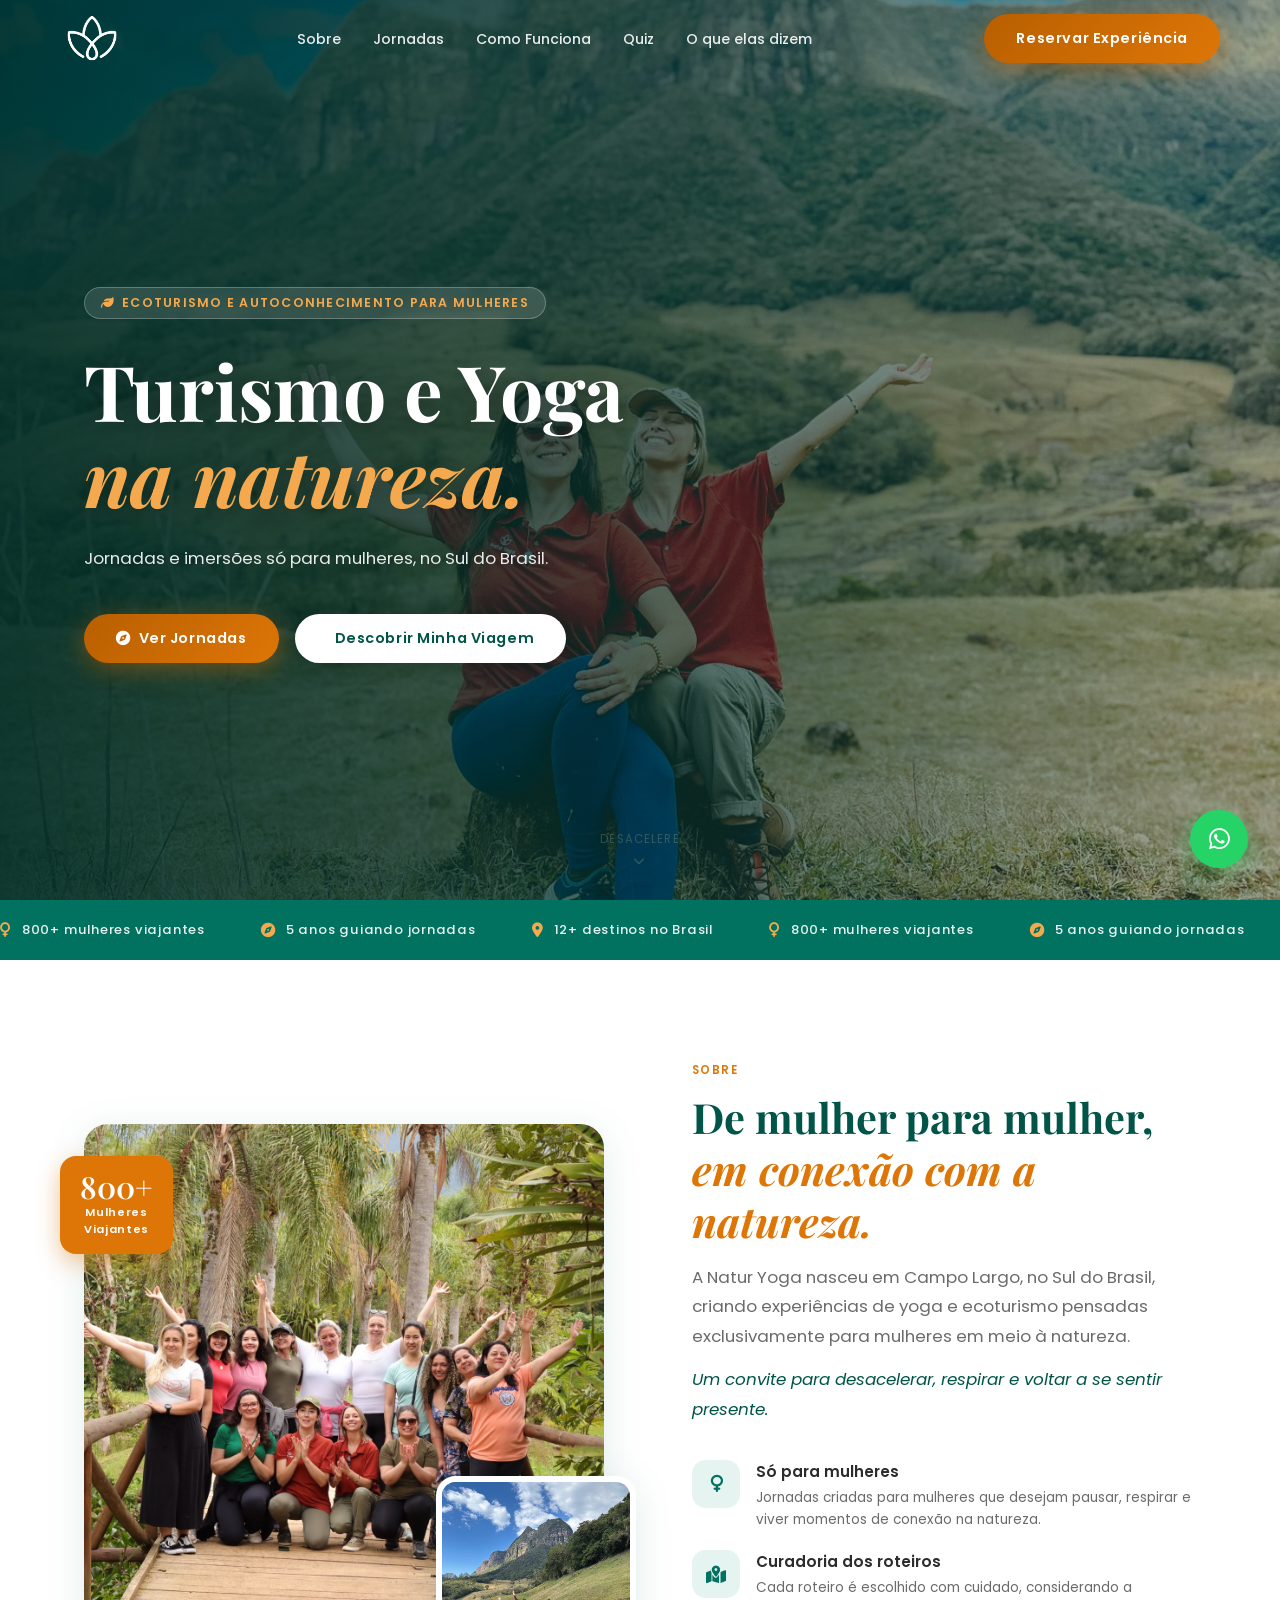
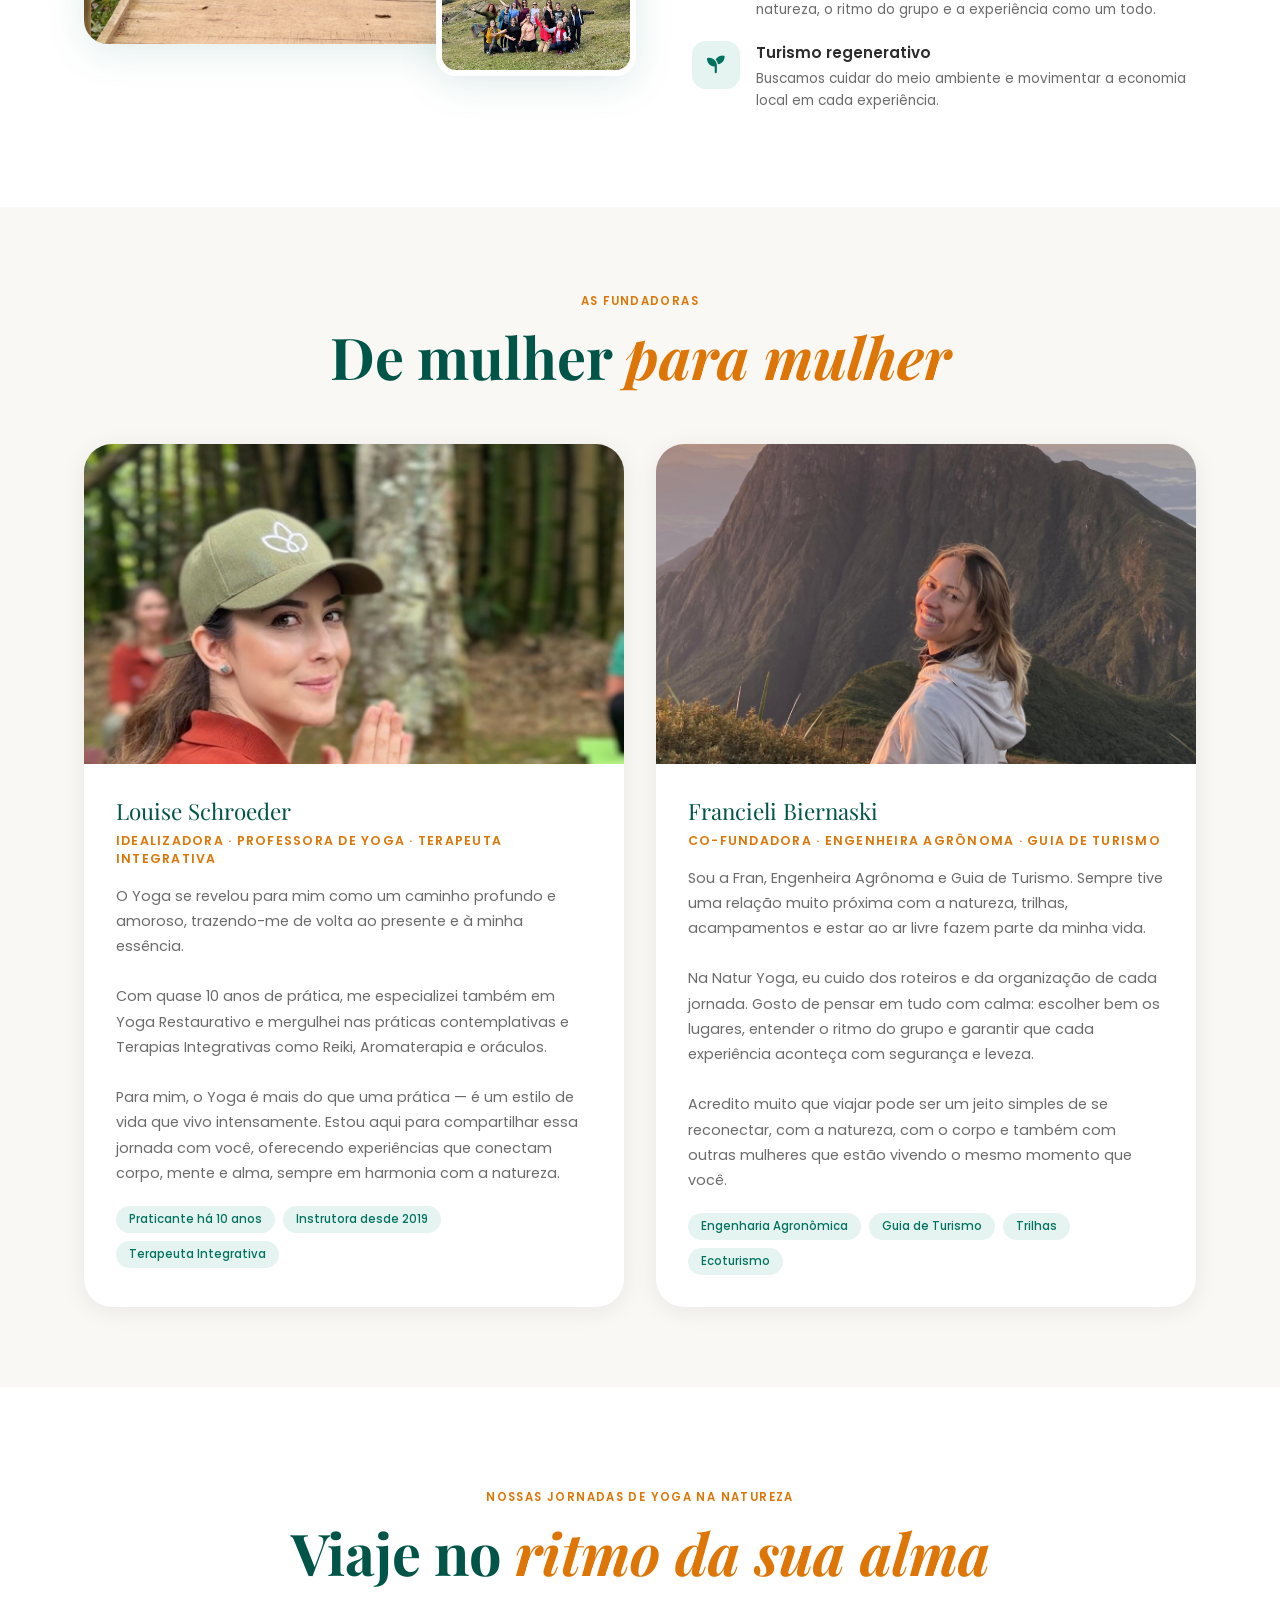
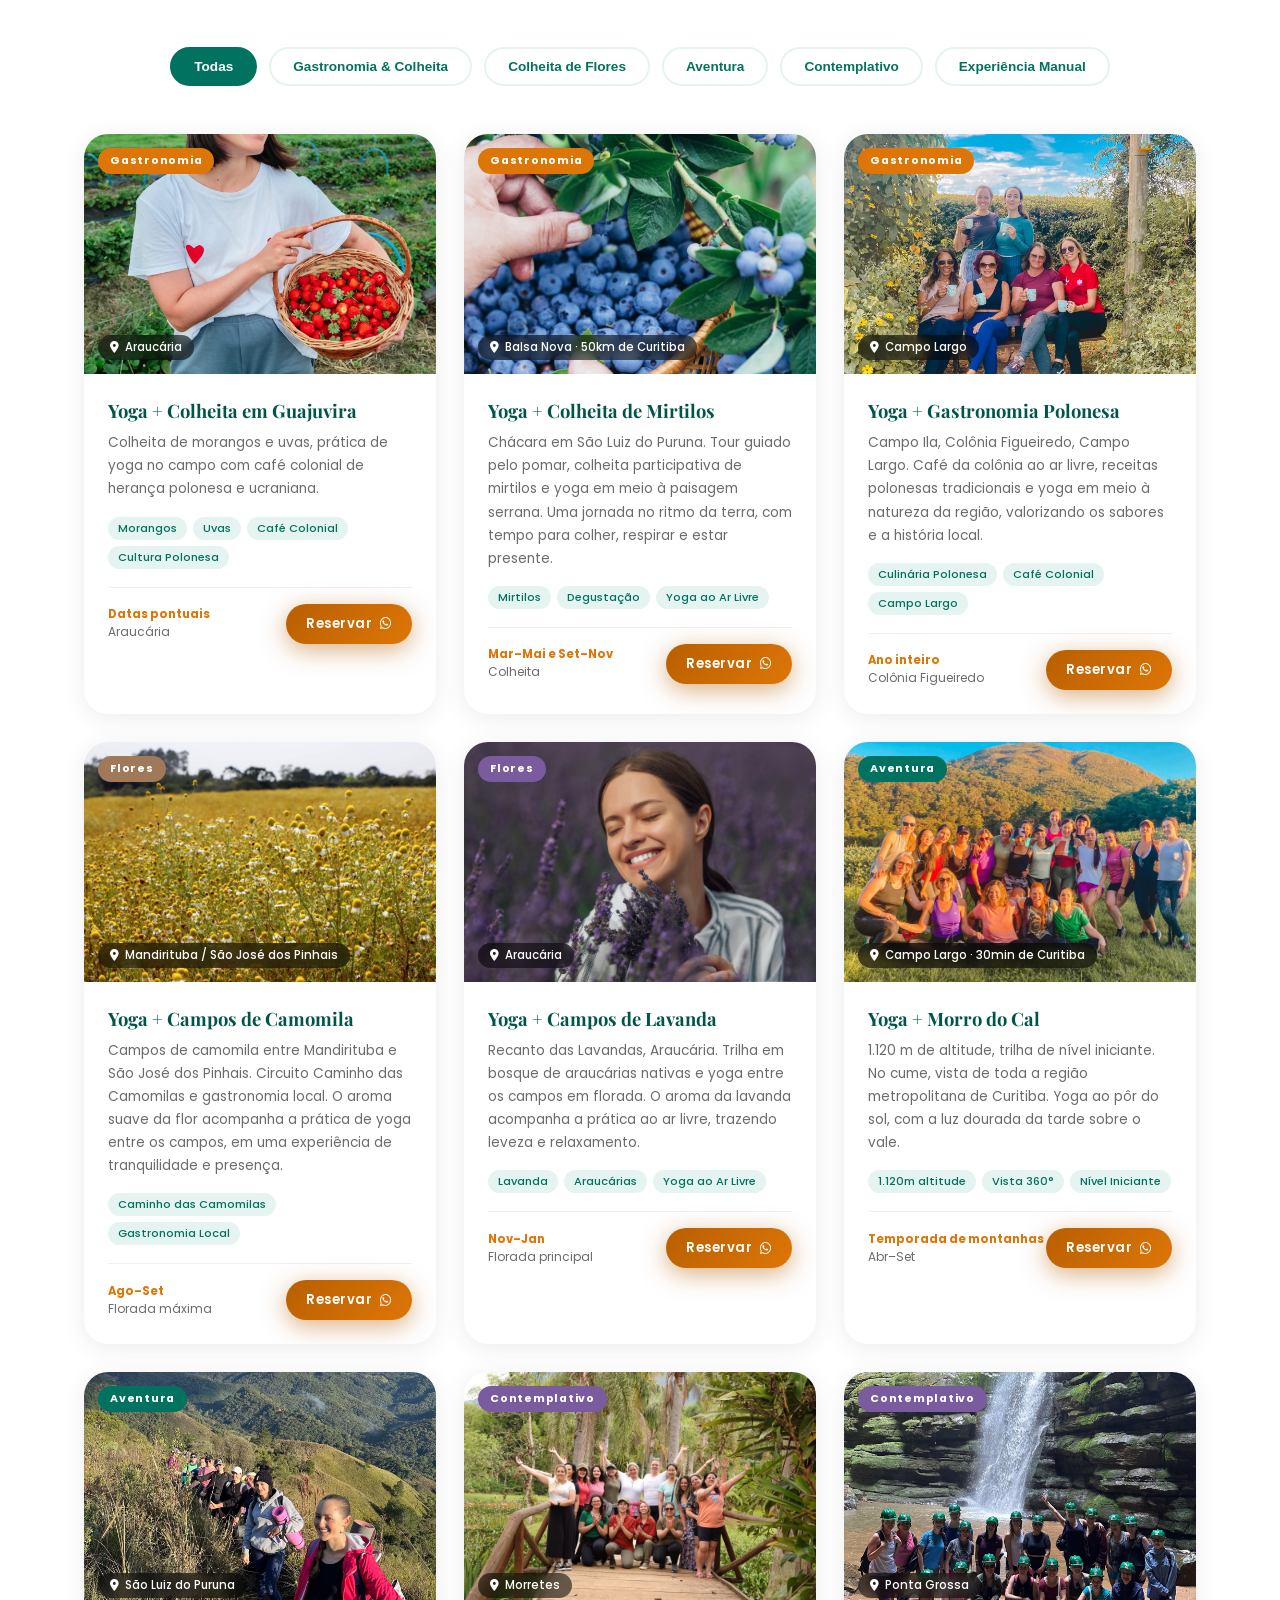
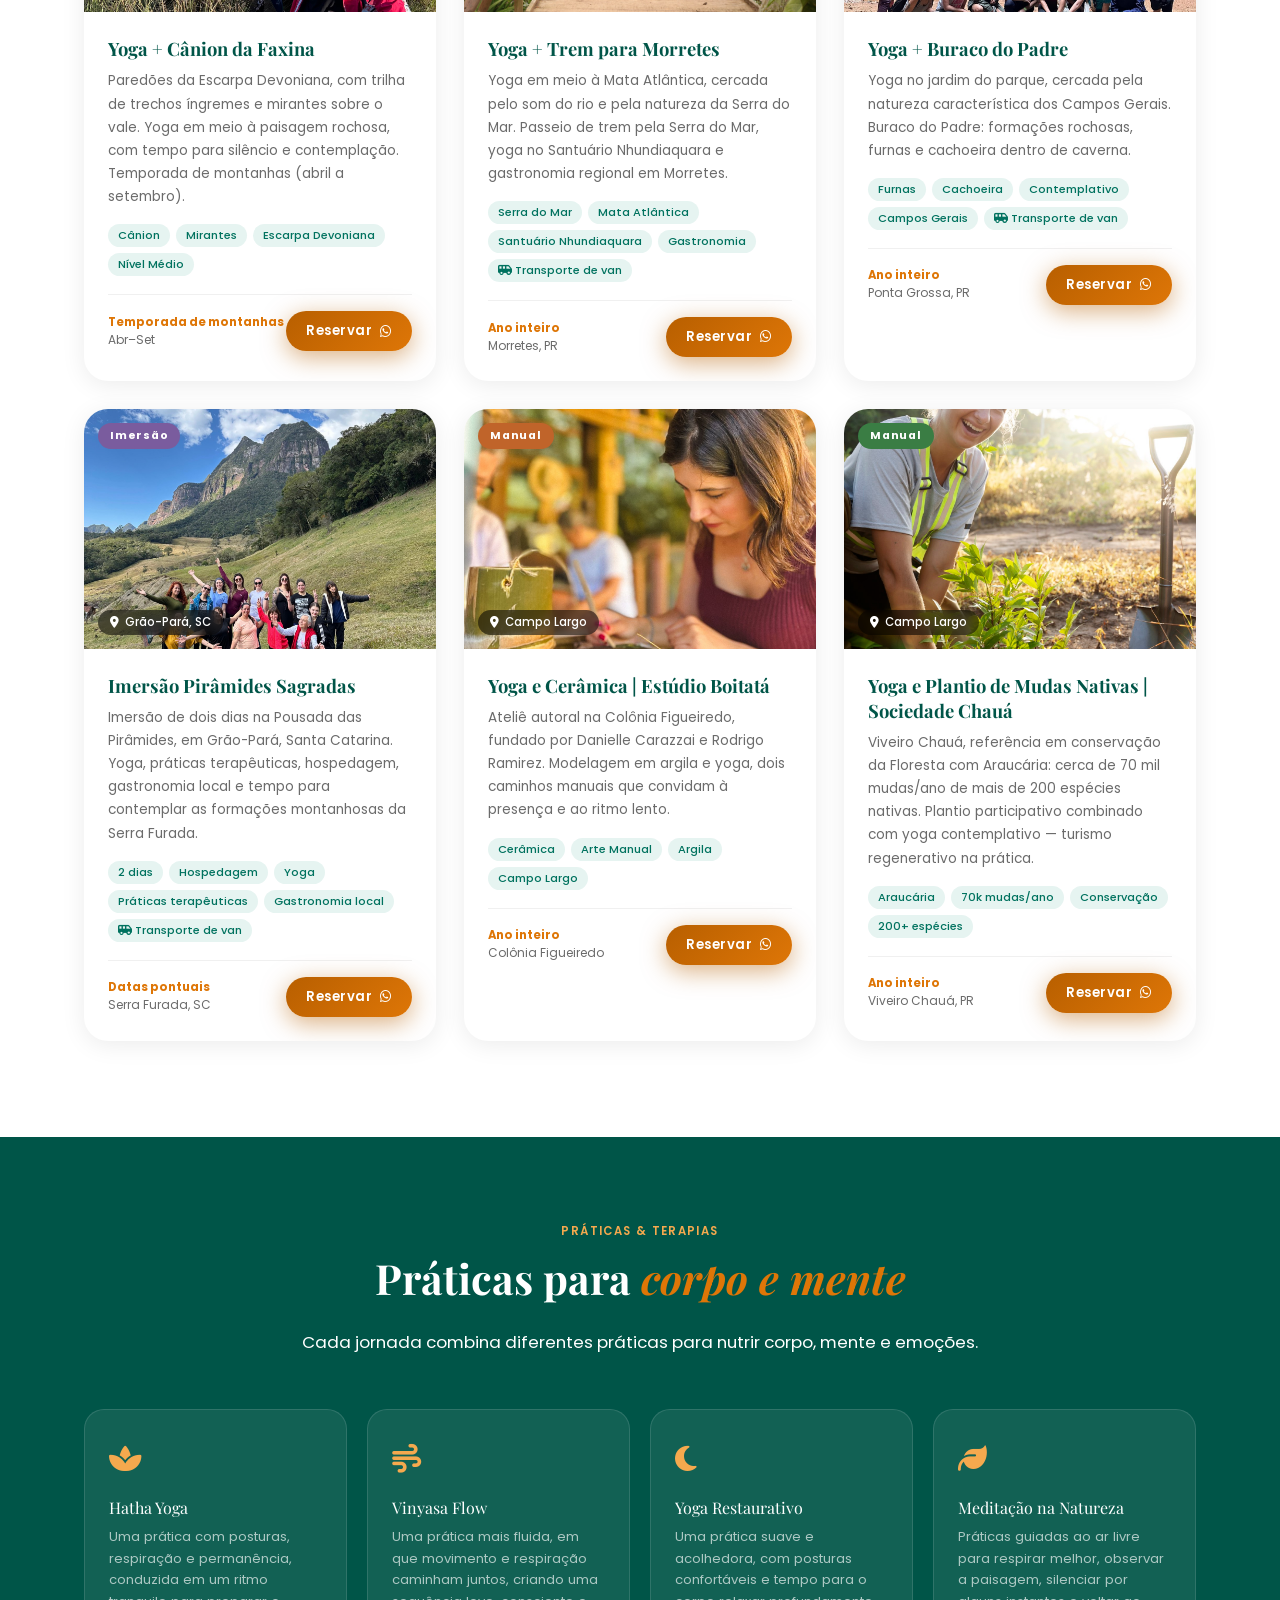
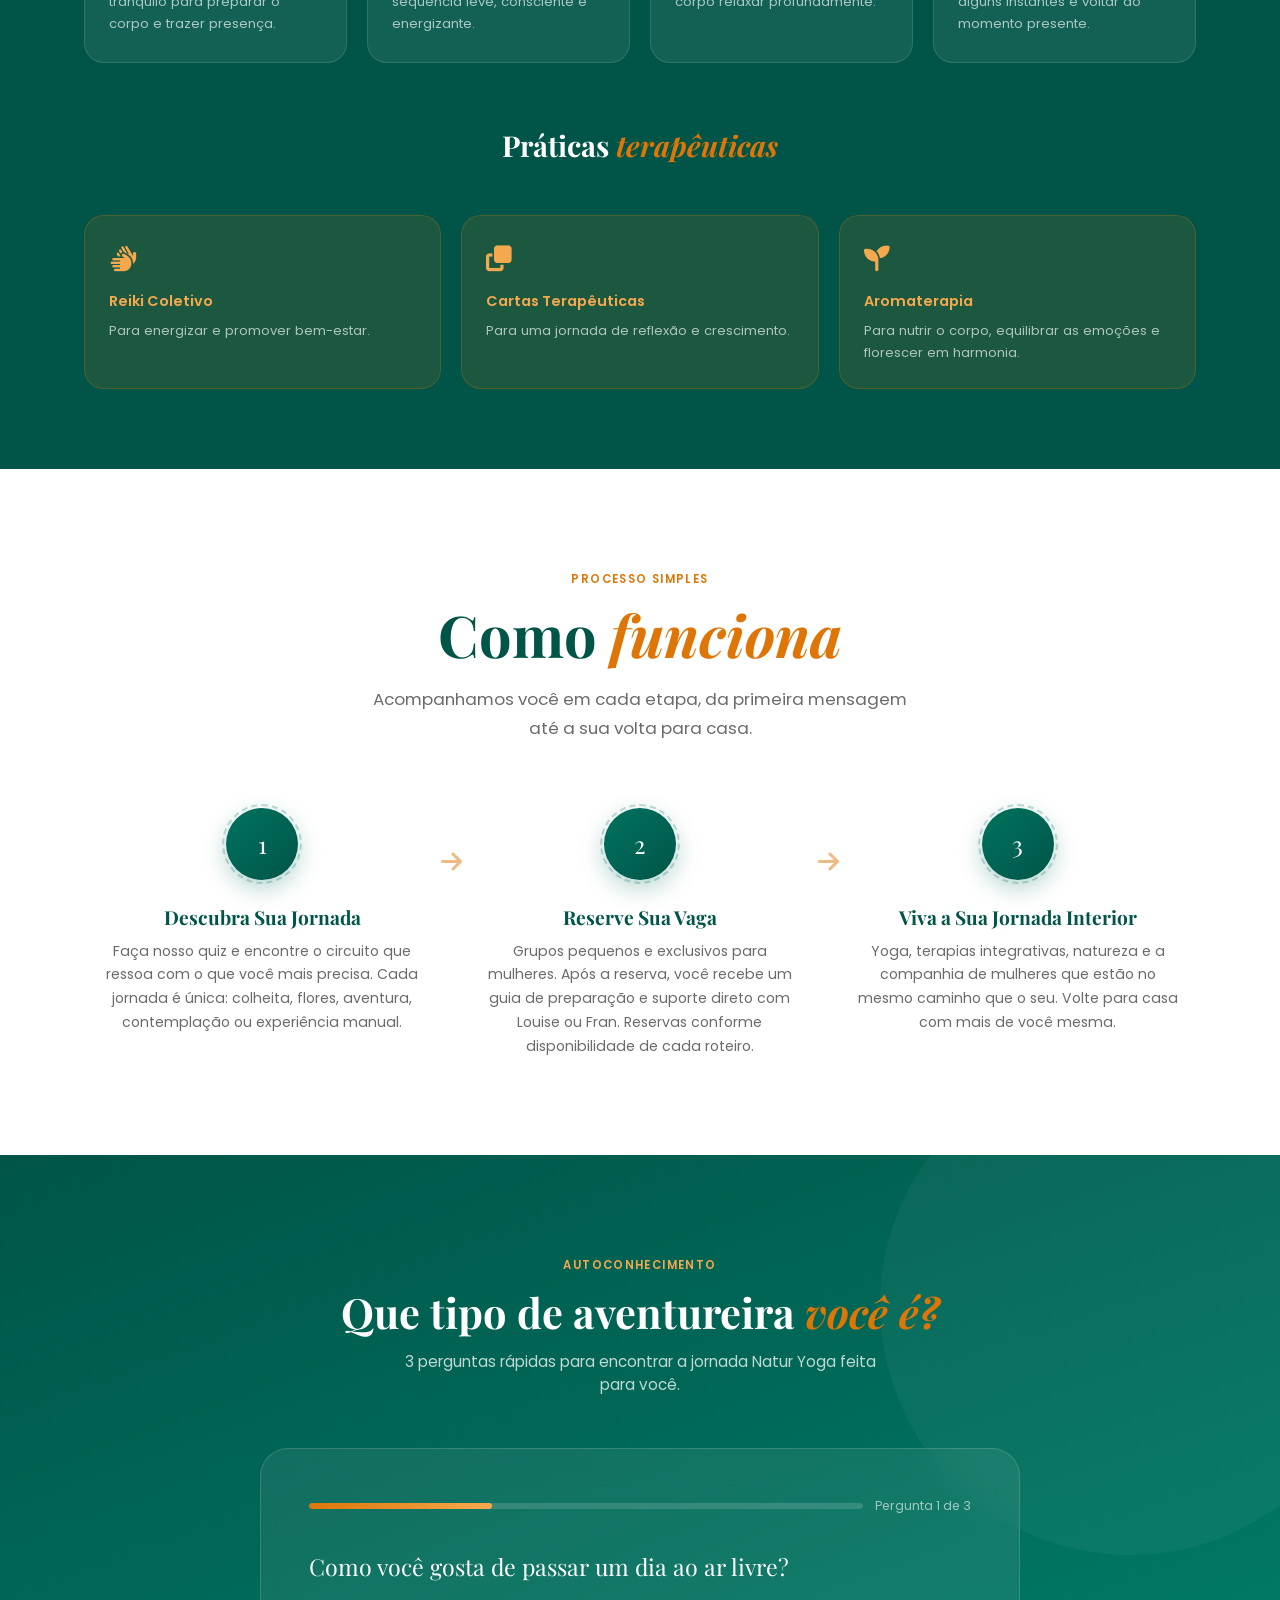
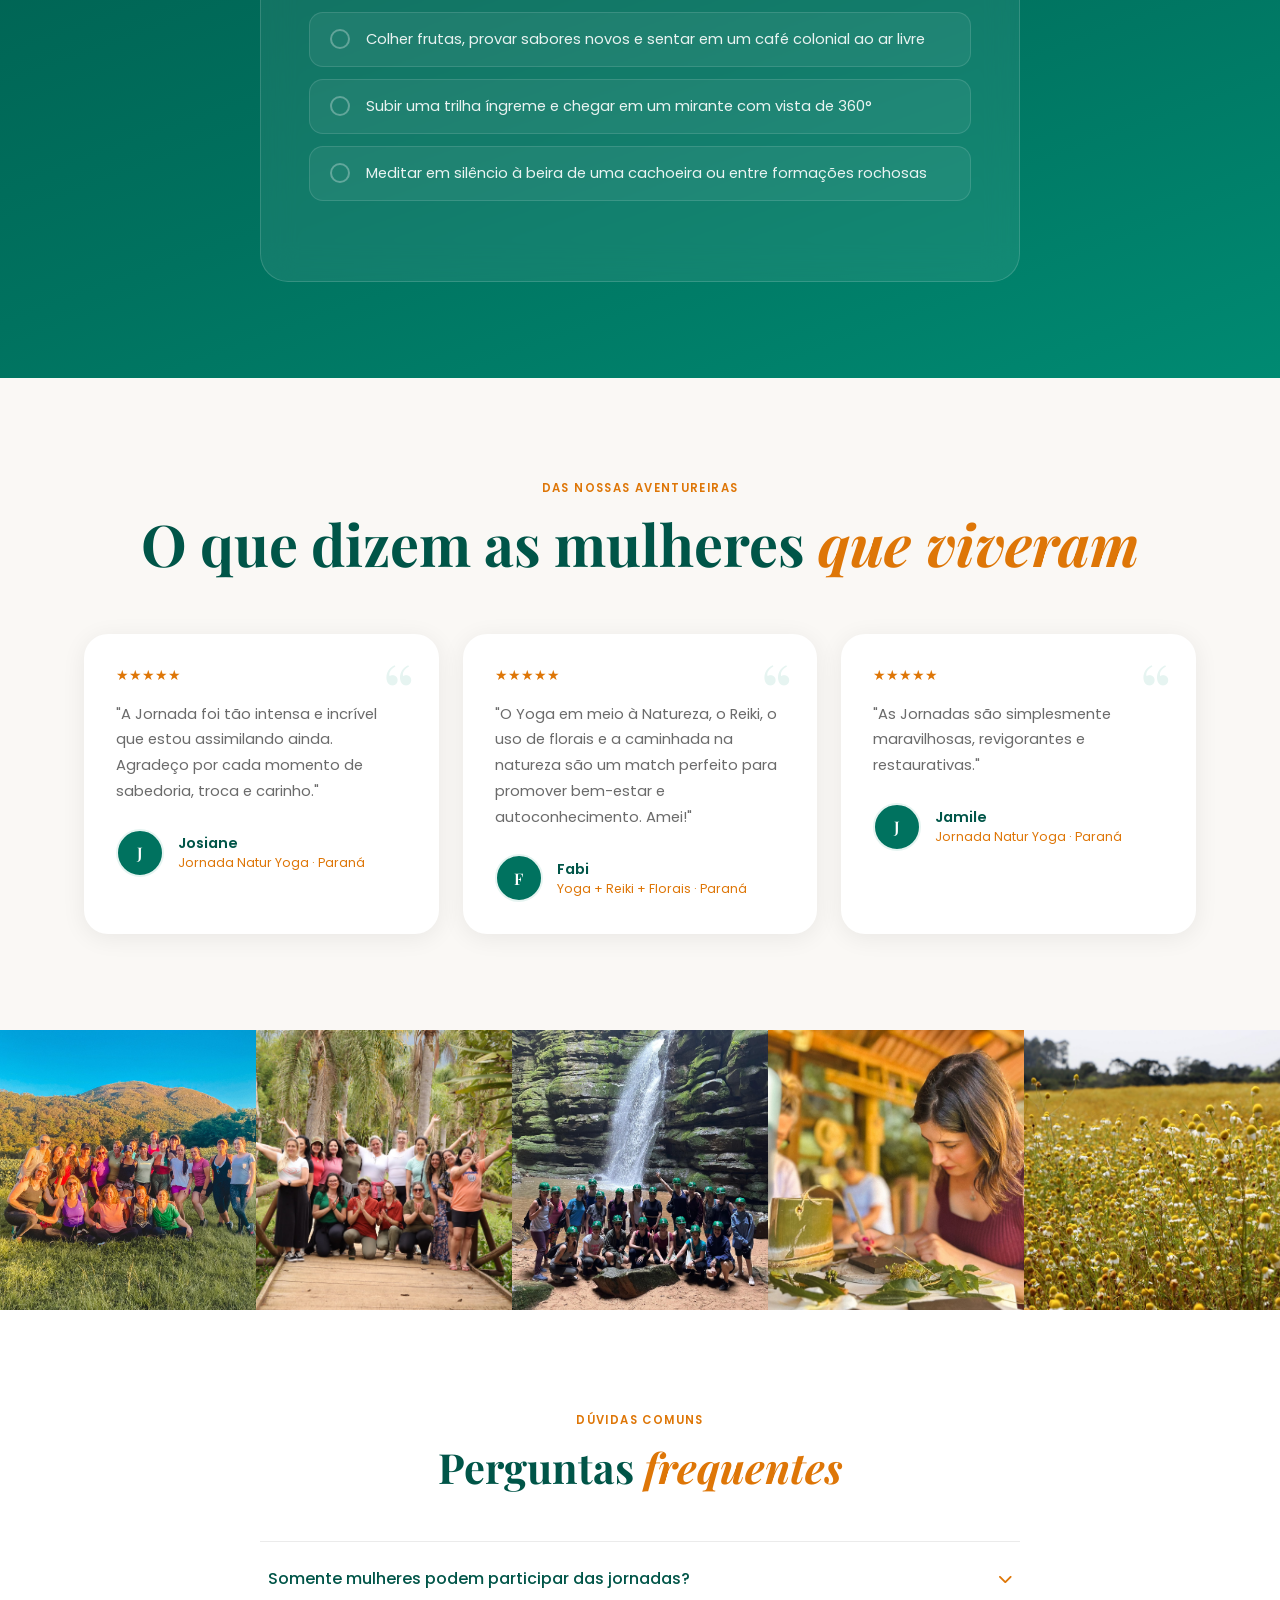
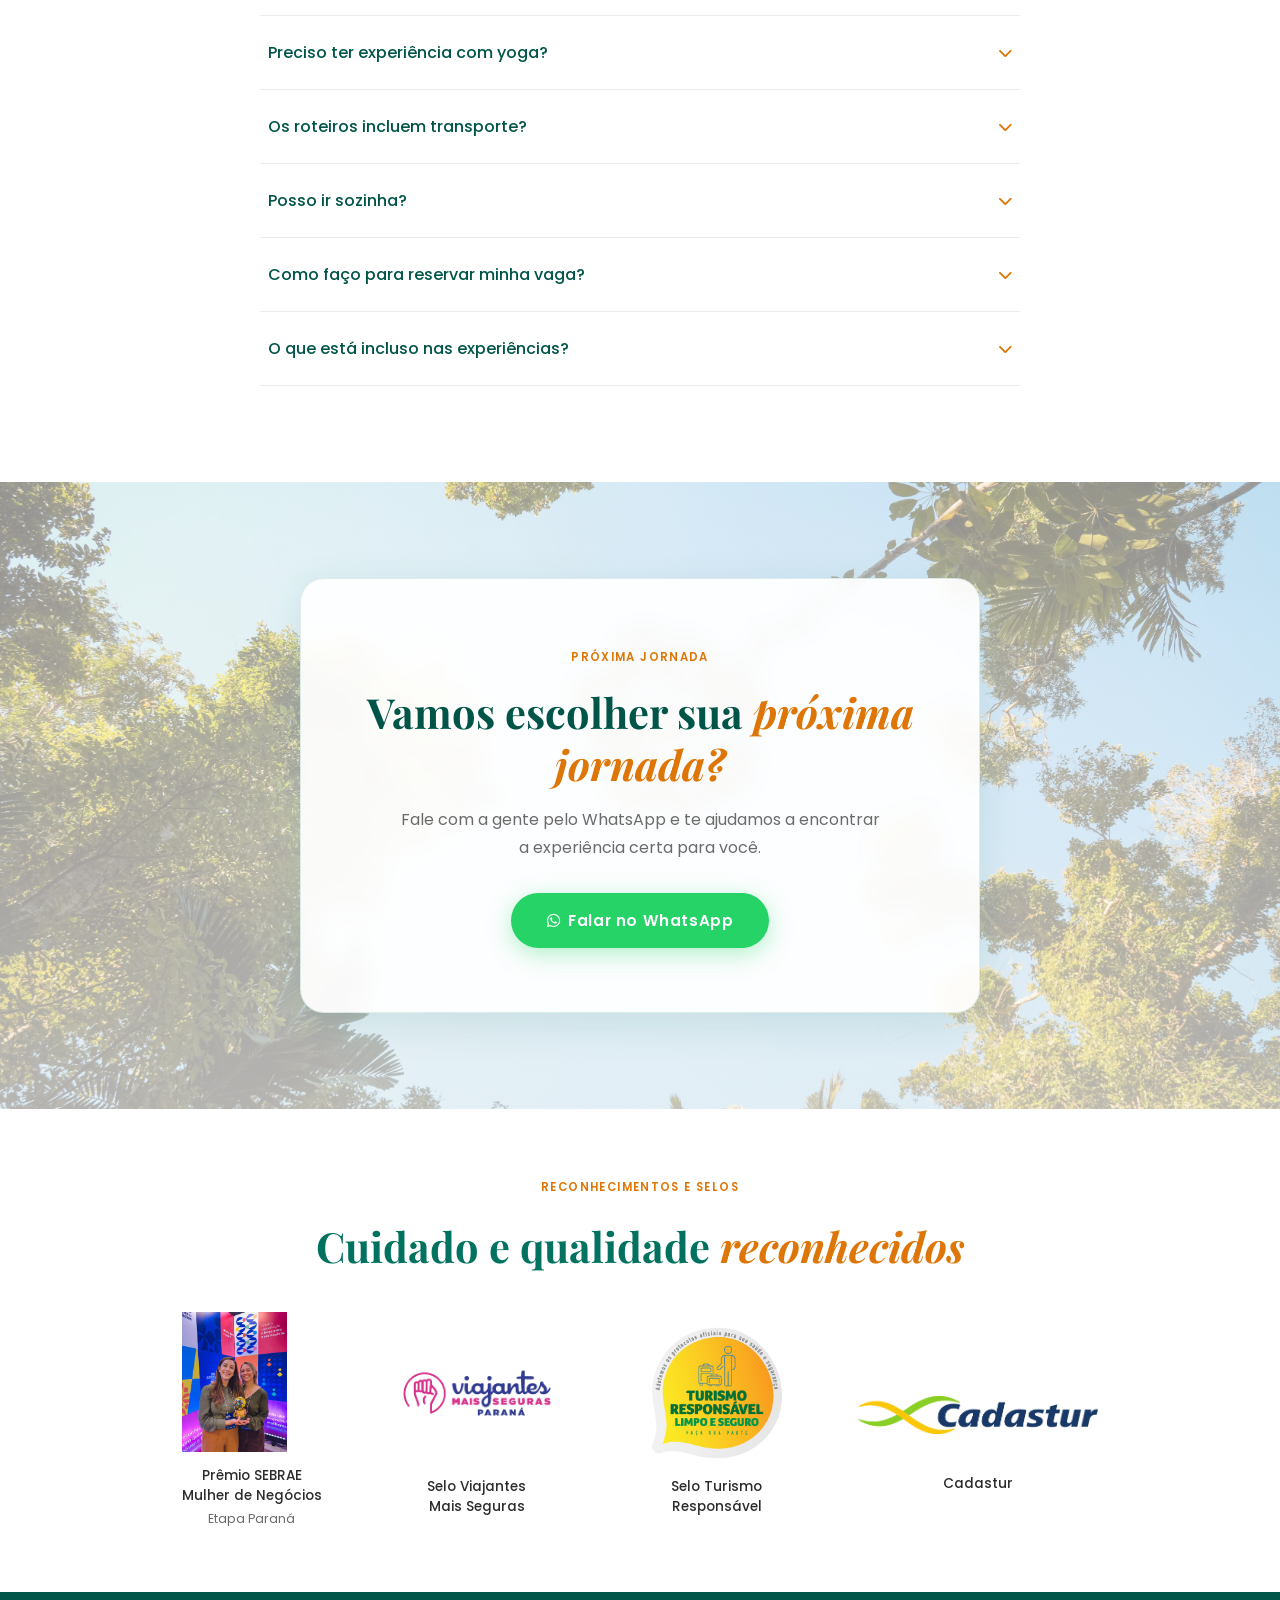
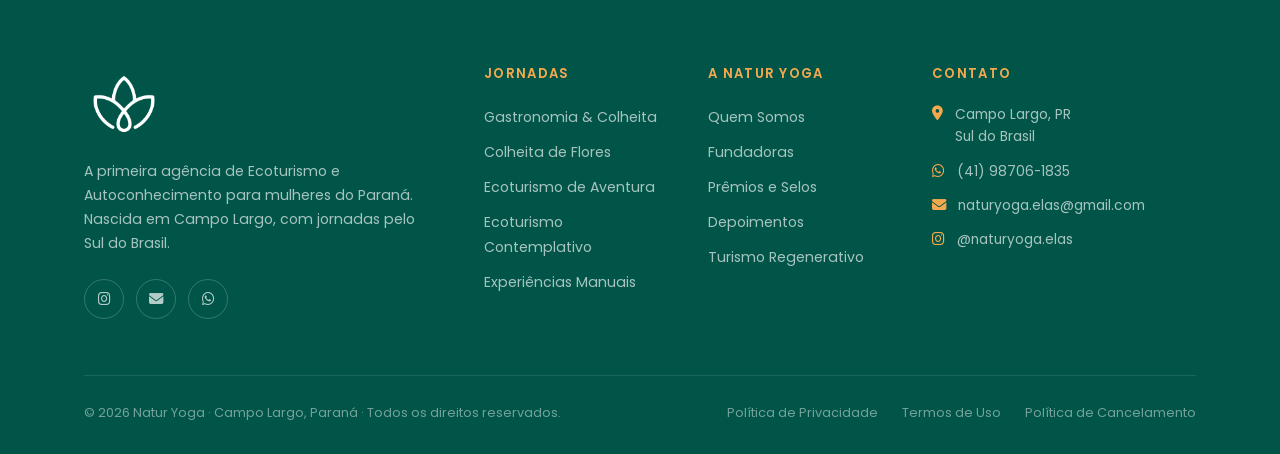
<file: index.html>
<!DOCTYPE html>
<html lang="pt-BR">
<head>
  <meta charset="UTF-8">
  <link rel="icon" type="image/png" href="Site%20Natur%20Yoga/Logo%20Natur%20Yoga%20Laranja.png" />
  <link rel="apple-touch-icon" href="Site%20Natur%20Yoga/Logo%20Natur%20Yoga%20Laranja.png" />
  <title>Natur Yoga</title>
</head>
<body>

<script>
window.location.href = "natur-yoga-redesign.html";
</script>

<p>Se não redirecionar, <a href="natur-yoga-redesign.html">clique aqui</a>.</p>

</body>
</html>
</file>
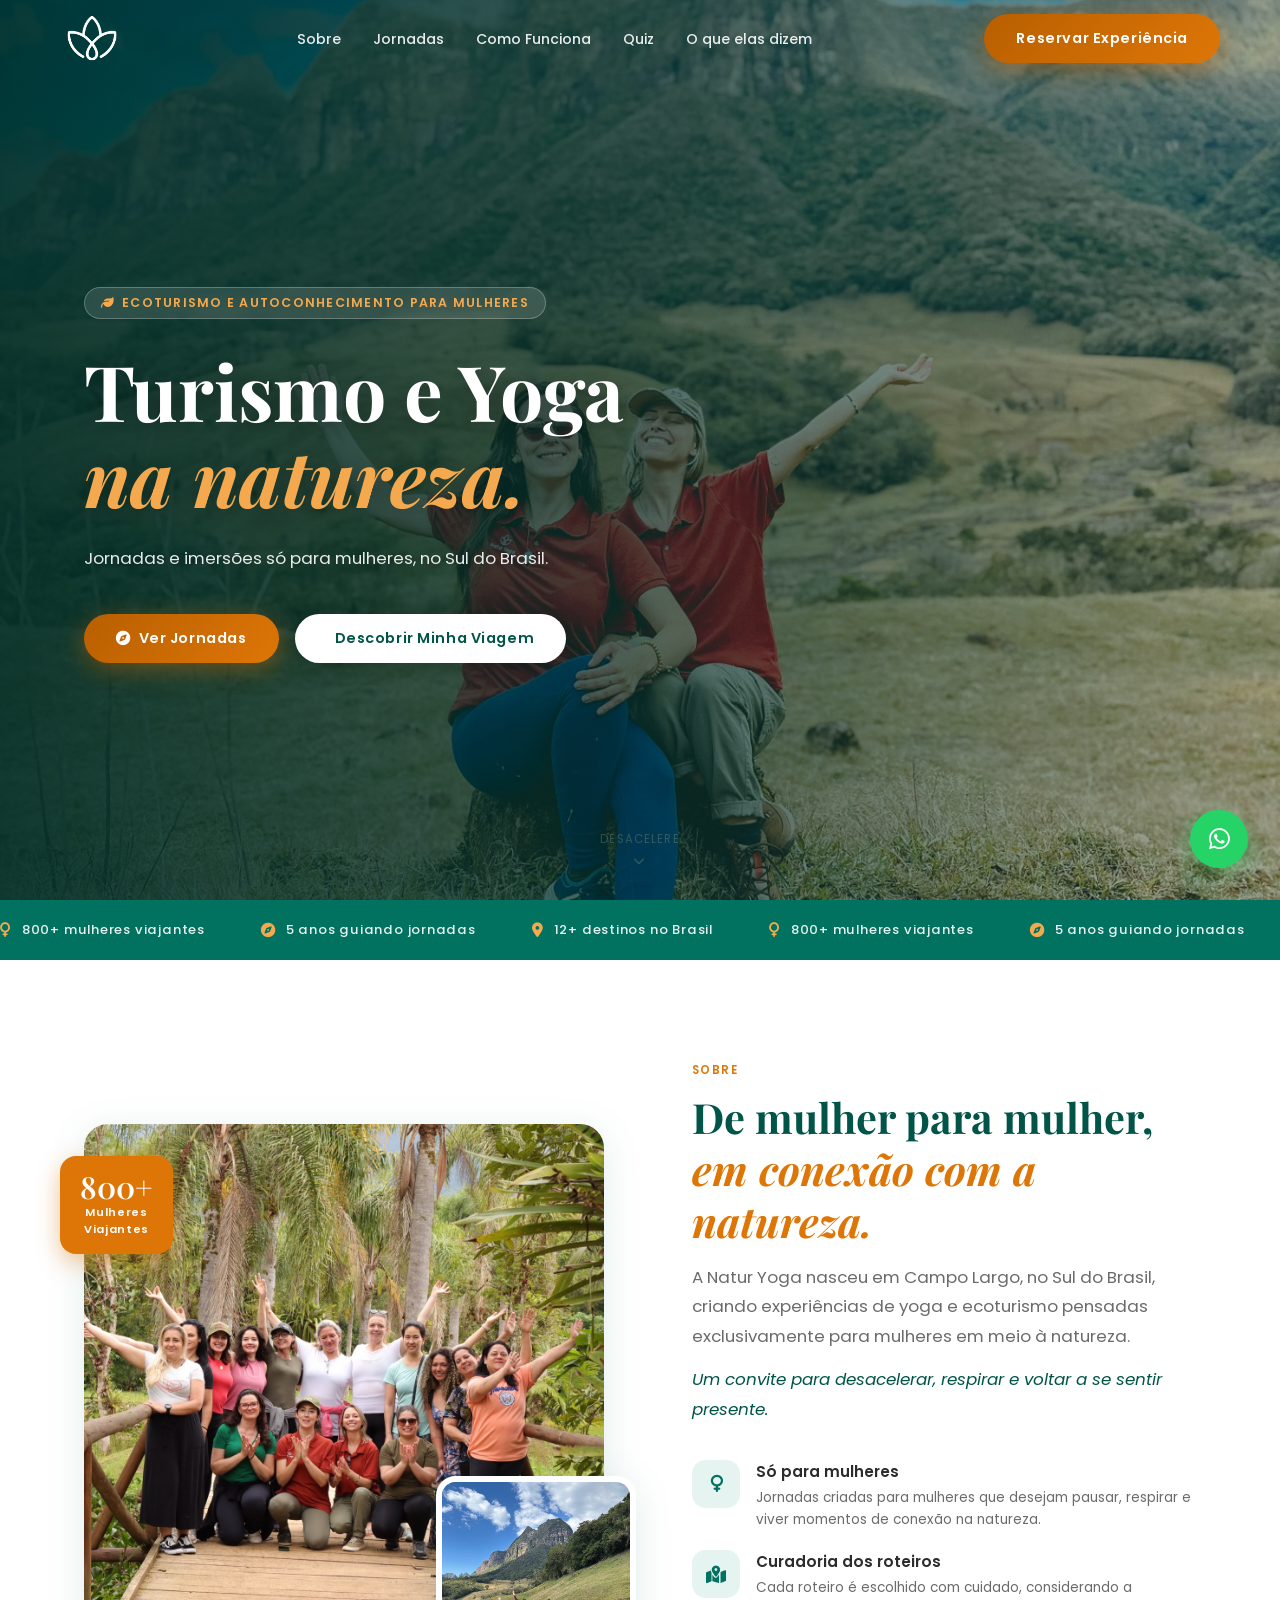
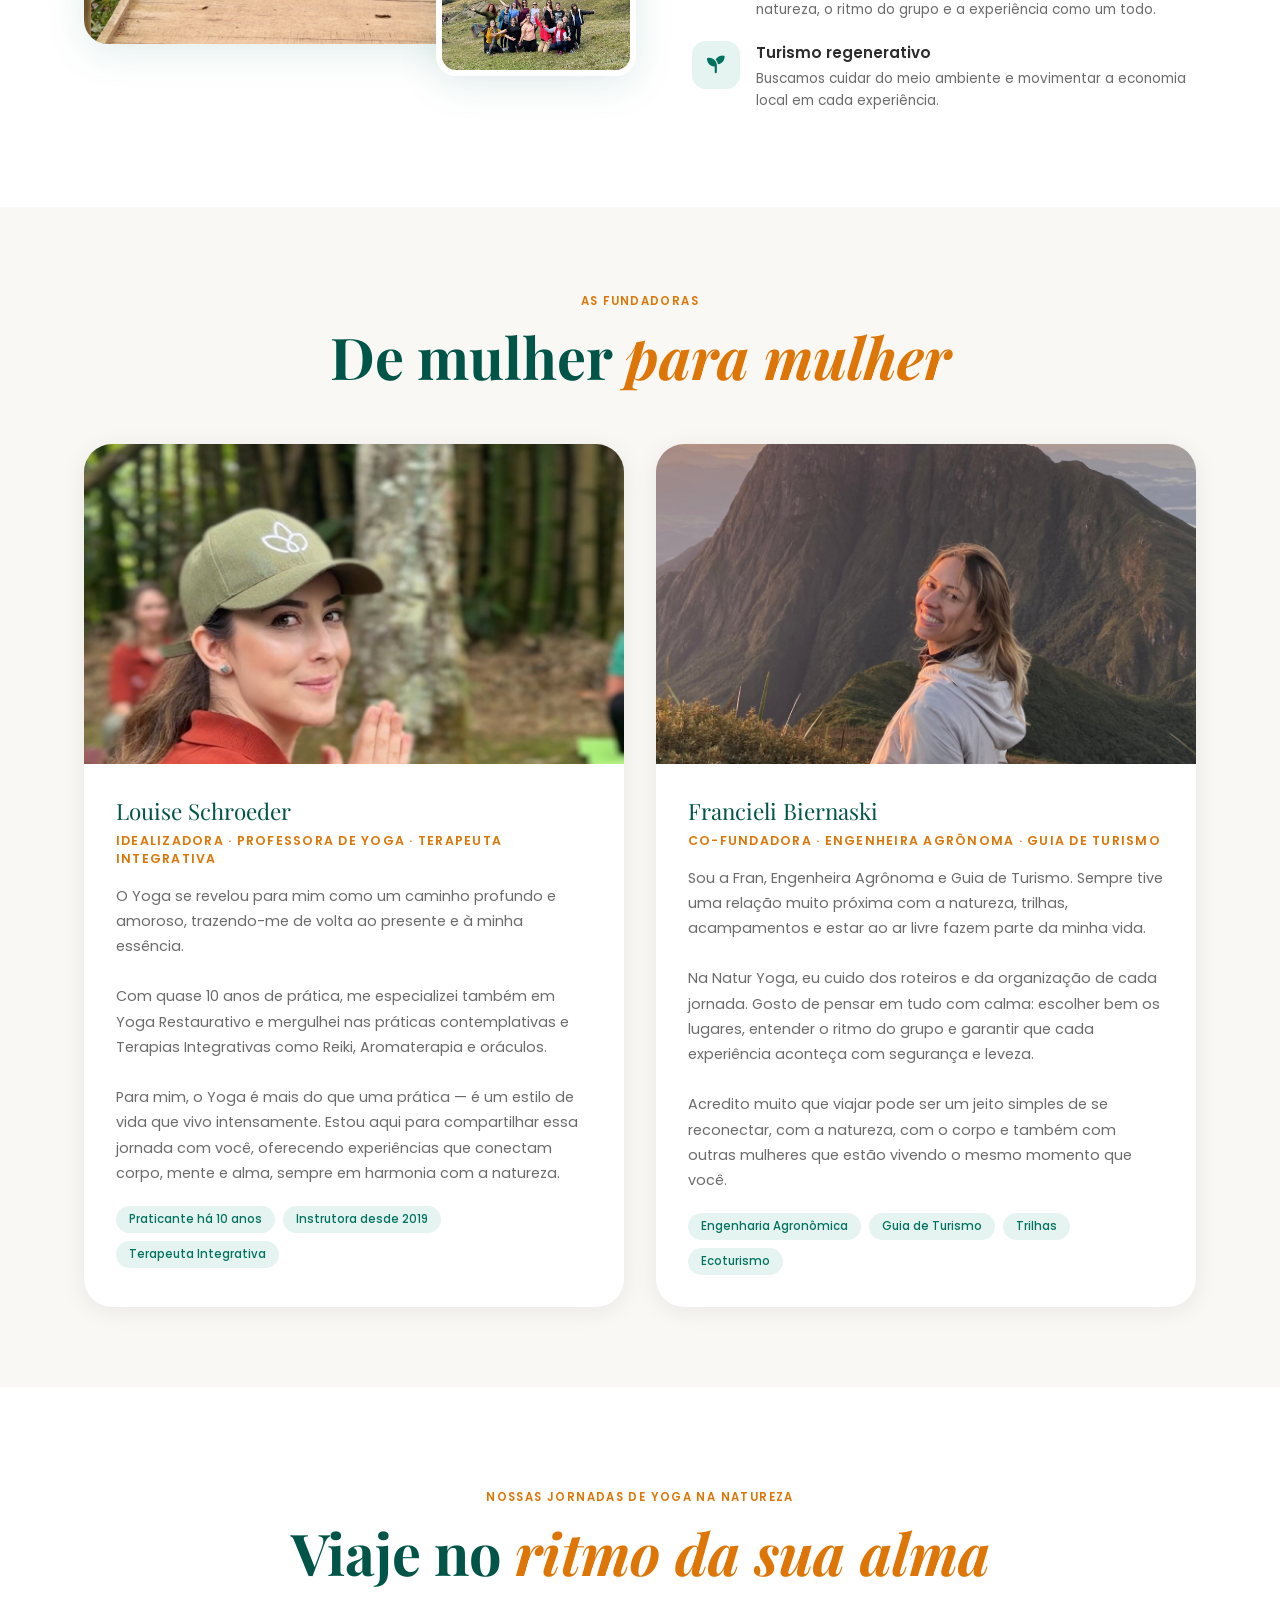
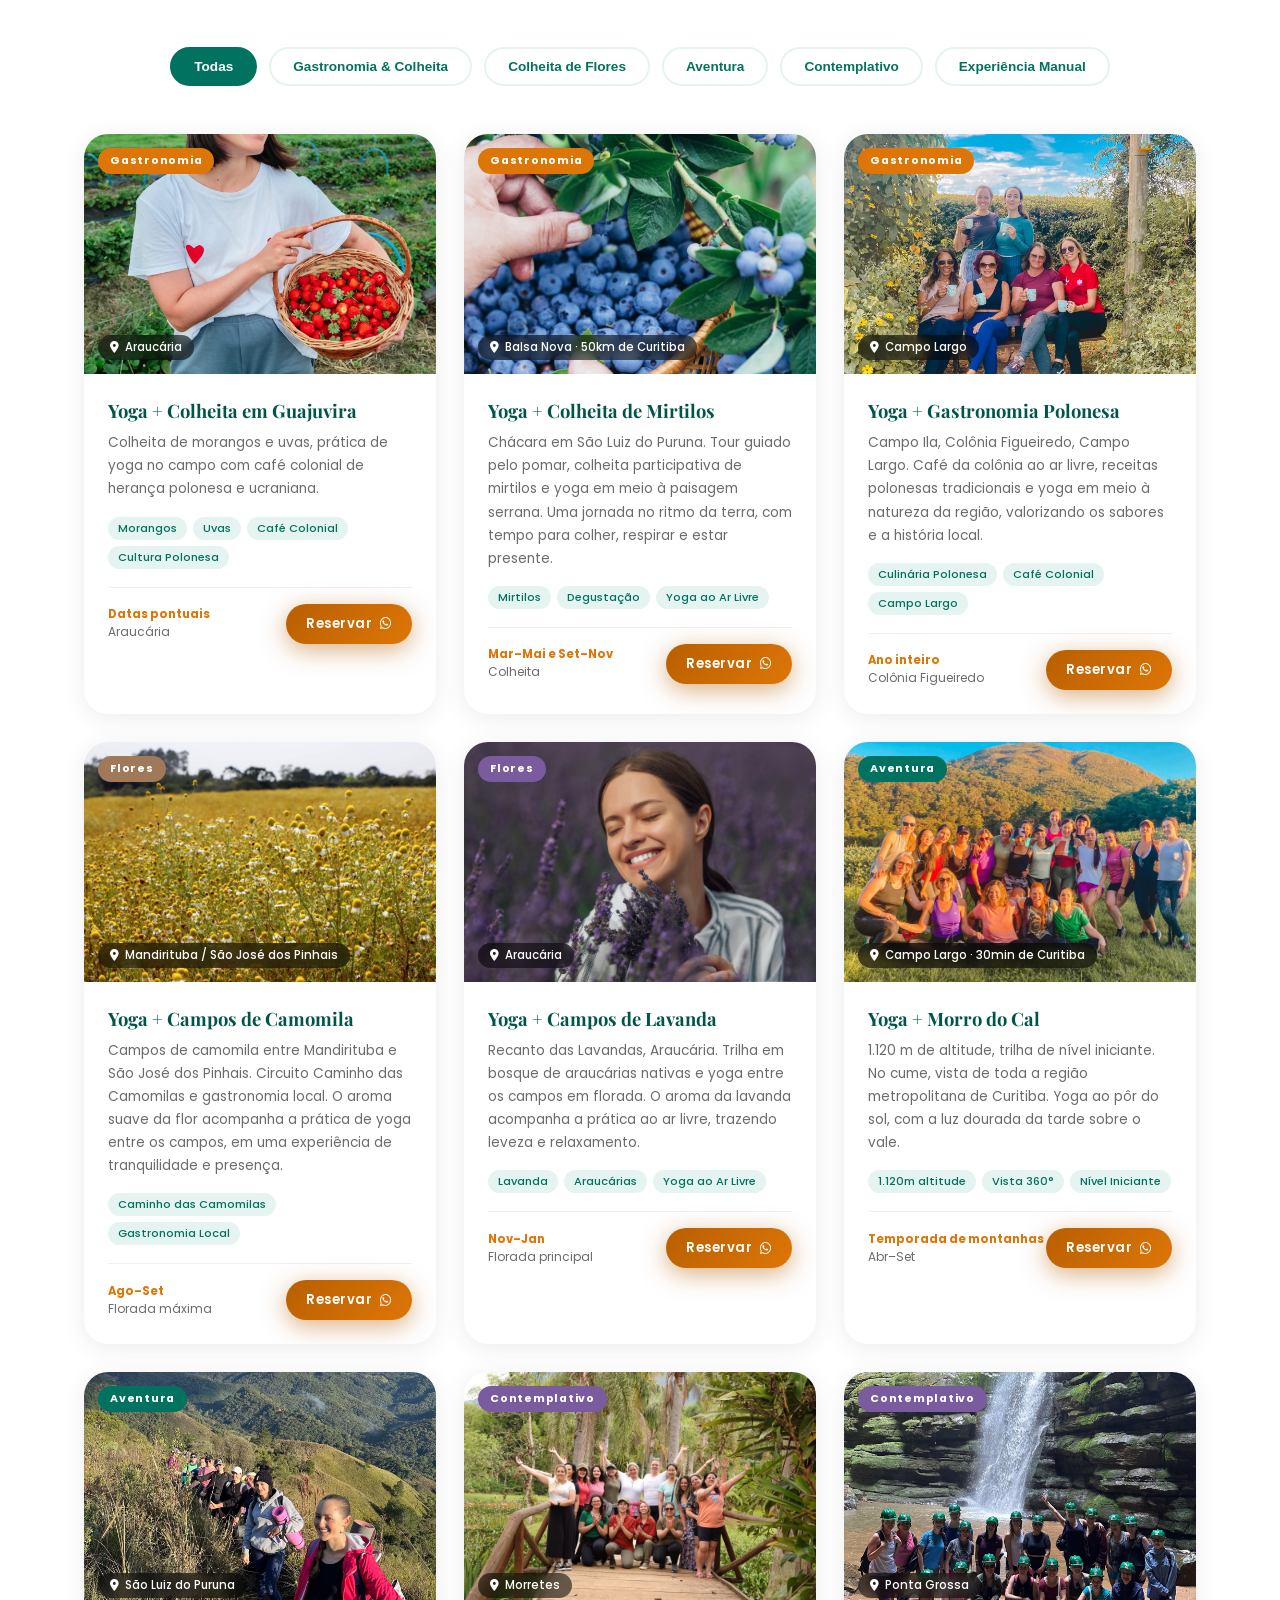
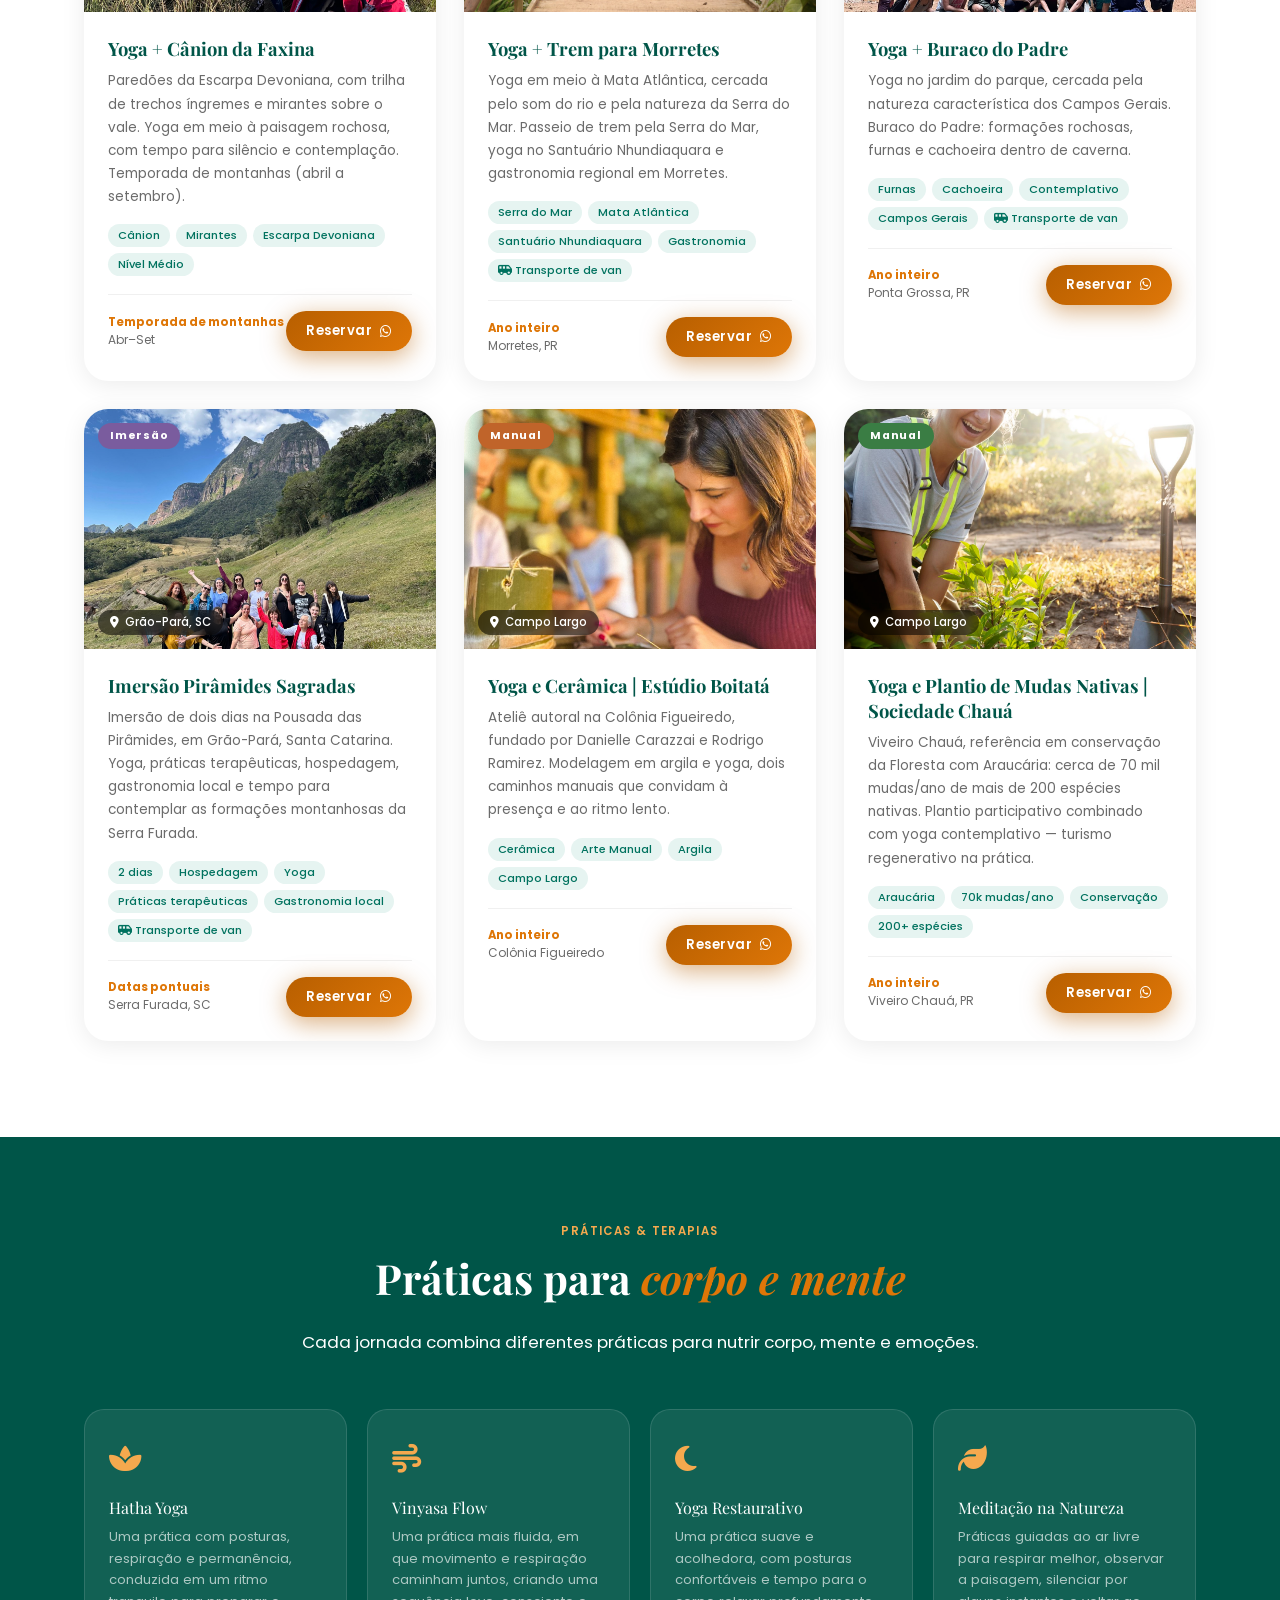
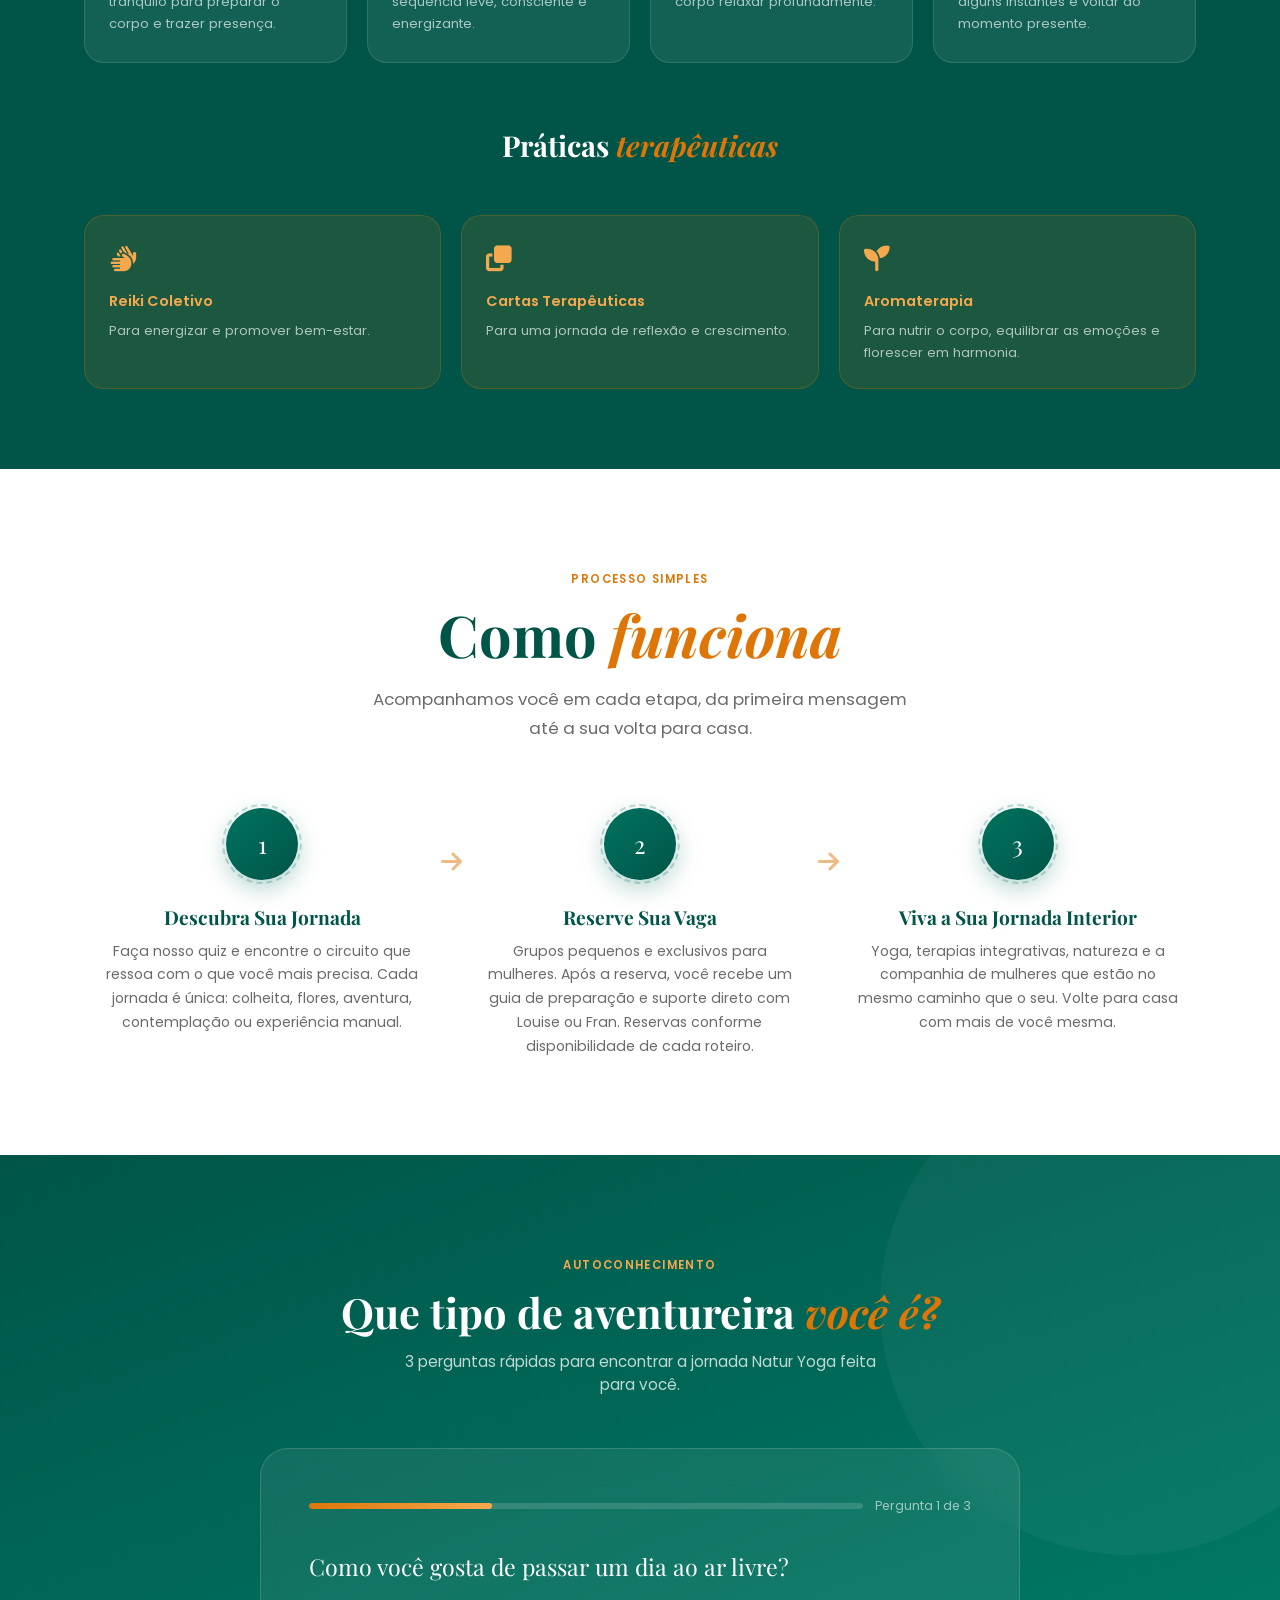
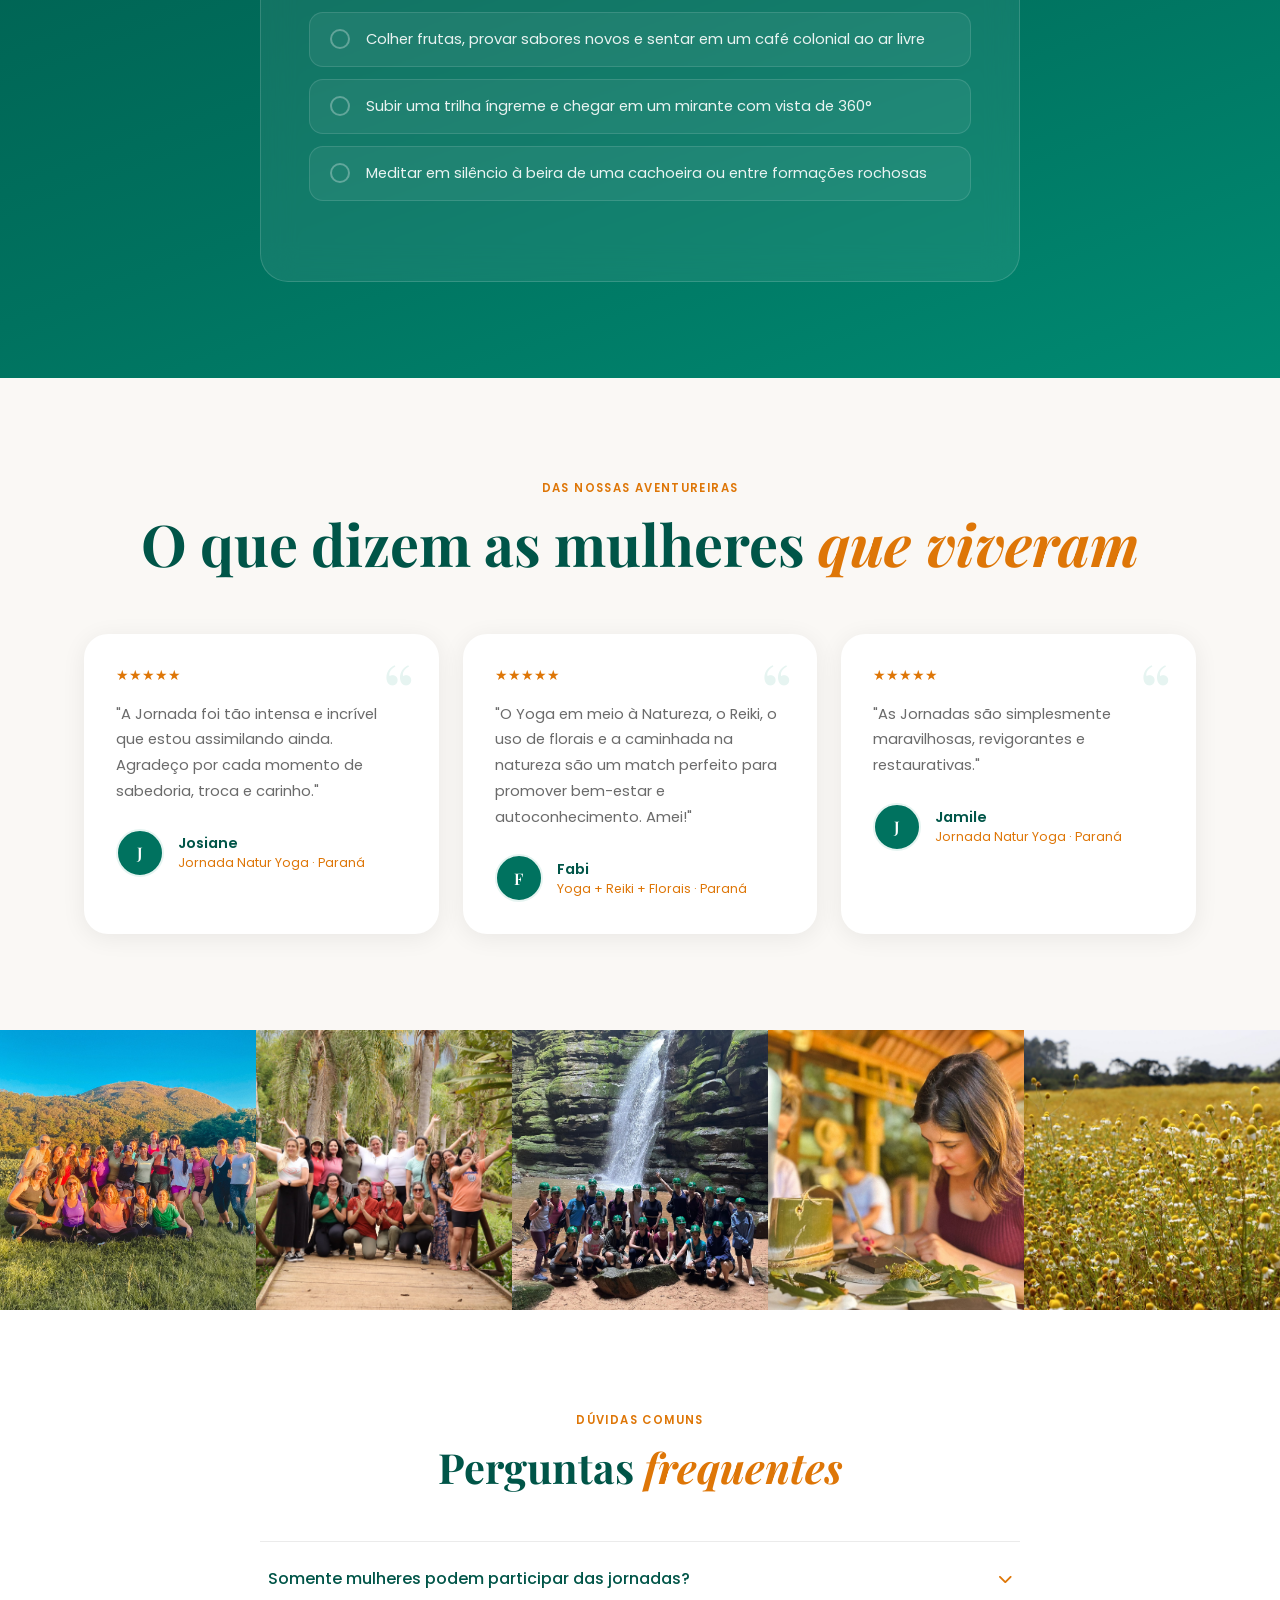
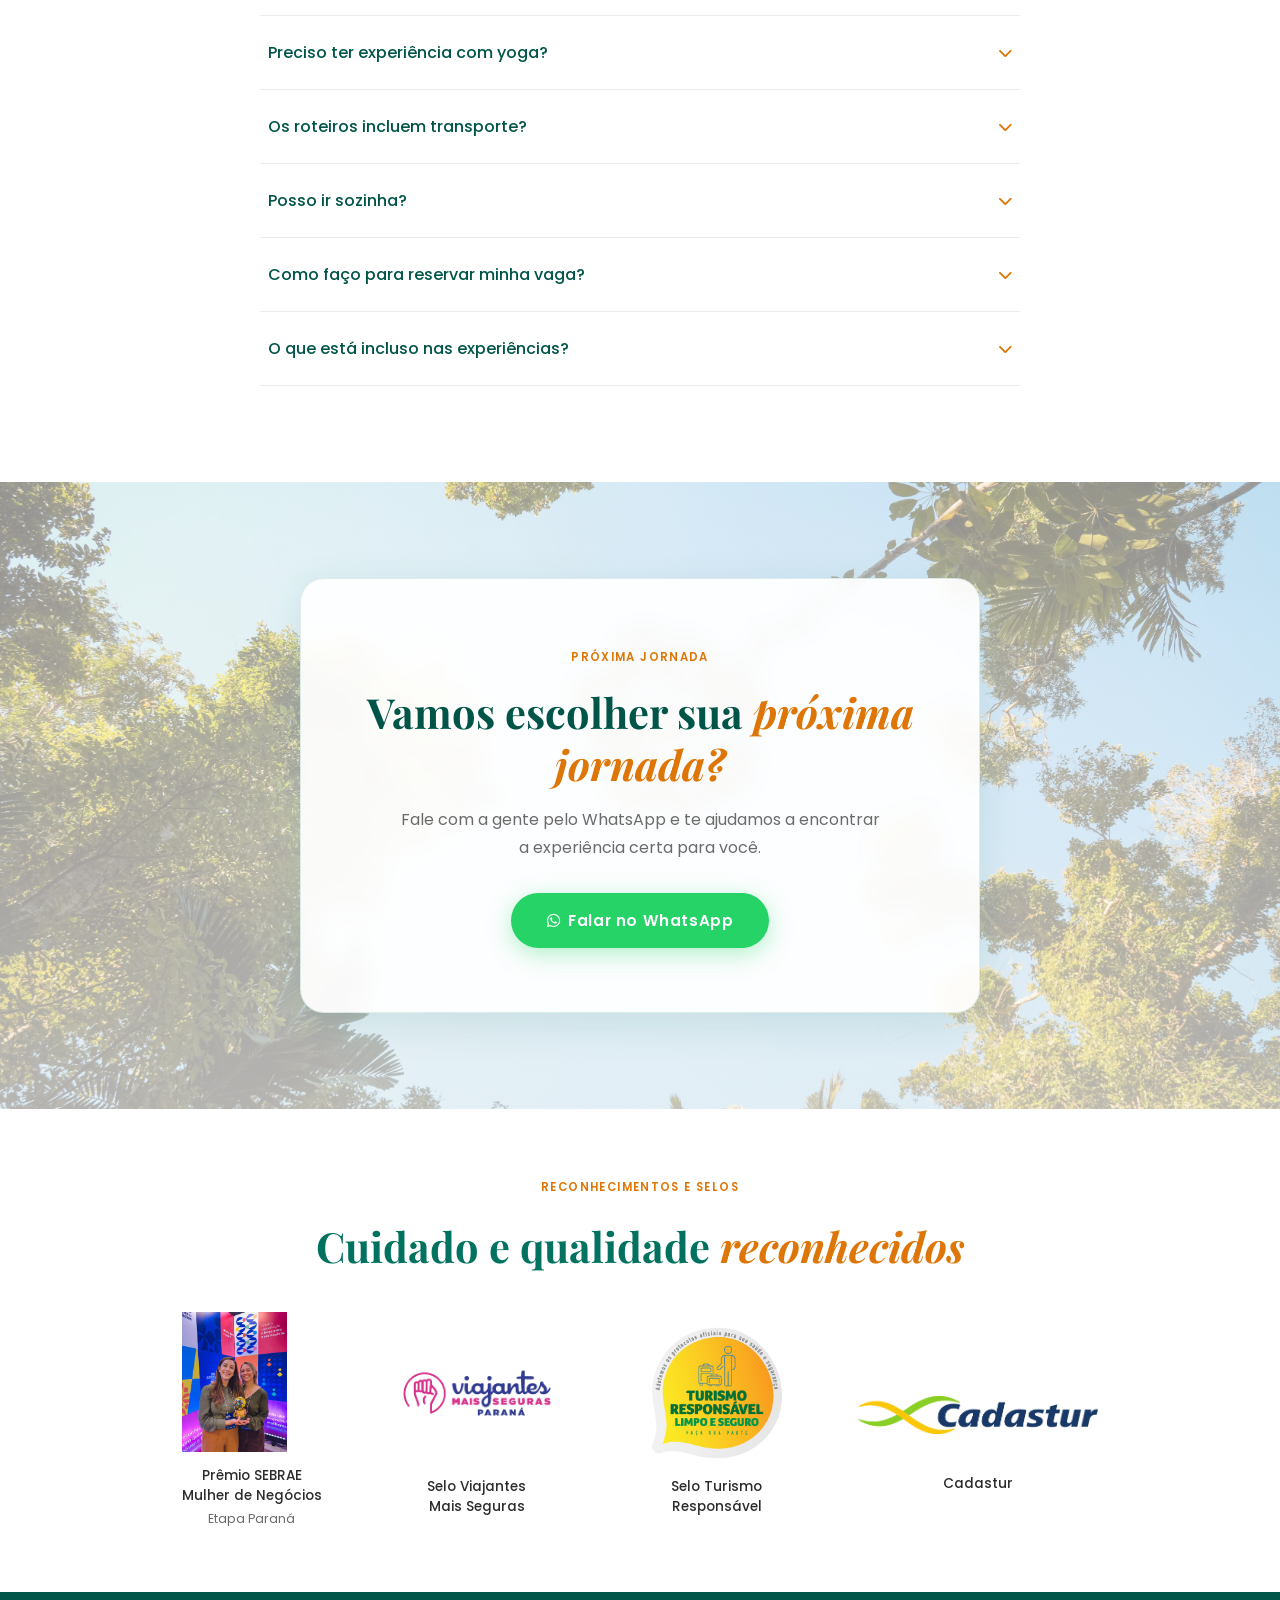
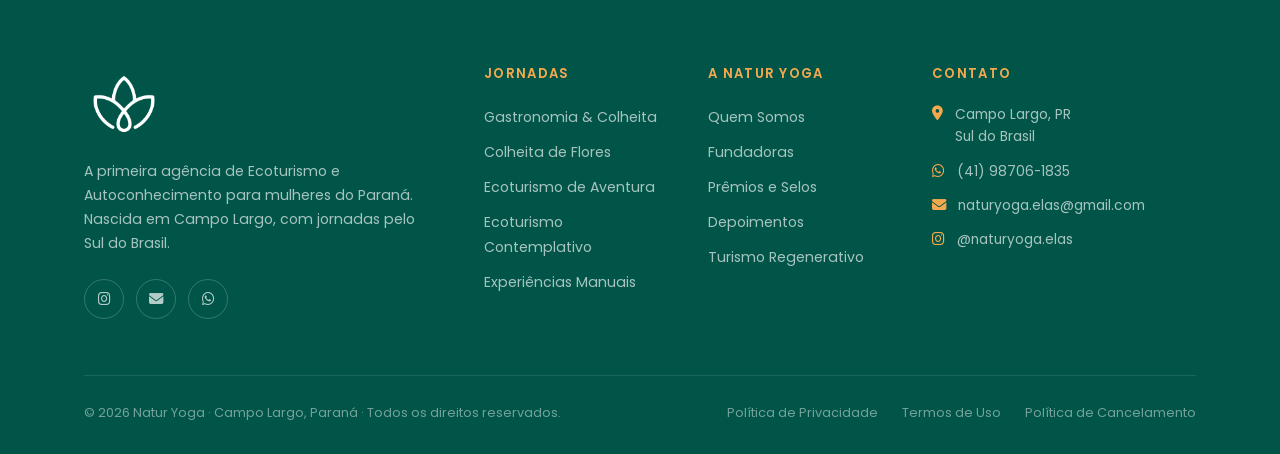
<file: natur-yoga-redesign.html>
<!DOCTYPE html>
<html lang="pt-BR">
<head>
  <meta charset="UTF-8" />
  <meta name="viewport" content="width=device-width, initial-scale=1.0" />
  <link rel="icon" type="image/png" href="Site%20Natur%20Yoga/Logo%20Natur%20Yoga%20Laranja.png" />
  <link rel="apple-touch-icon" href="Site%20Natur%20Yoga/Logo%20Natur%20Yoga%20Laranja.png" />
  <title>Natur Yoga | Yoga e Ecoturismo para Mulheres no Paraná</title>
  <meta name="description" content="Jornadas e imersões de yoga na natureza, só para mulheres, em Curitiba e no Paraná. Yoga restaurativo, terapias integrativas e ecoturismo consciente." />
  <link rel="canonical" href="https://naturyoga.com.br/" />
  <meta property="og:title" content="Natur Yoga | Yoga e Ecoturismo para Mulheres no Paraná" />
  <meta property="og:description" content="Jornadas e imersões de yoga na natureza, só para mulheres, em Curitiba e no Paraná." />
  <meta property="og:type" content="website" />
  <meta property="og:url" content="https://naturyoga.com.br/" />
  <meta property="og:image" content="https://naturyoga.com.br/Site%20Natur%20Yoga/Fundadoras.jpg" />
  <meta name="twitter:card" content="summary_large_image" />
  <link href="https://fonts.googleapis.com/css2?family=Poppins:ital,wght@0,300;0,400;0,500;0,600;0,700;1,300;1,400&family=Playfair+Display:ital,wght@0,400;0,600;1,400;1,600&display=swap" rel="stylesheet" />
  <link rel="stylesheet" href="https://cdnjs.cloudflare.com/ajax/libs/font-awesome/6.5.0/css/all.min.css" />
  <style>
    *, *::before, *::after { box-sizing: border-box; margin: 0; padding: 0; }
    :root {
      --green:#00725f; --green-d:#005548; --green-l:#e6f4f1;
      --gold:#de7607;  --gold-l:#f5a94e; --gold-d:#b85f00;
      --white:#ffffff; --off:#faf8f5; --text:#2c2c2c; --muted:#6b6b6b;
      --shadow:0 8px 40px rgba(0,114,95,.12);
      --tr:.35s cubic-bezier(.4,0,.2,1);
    }
    html { scroll-behavior:smooth; overflow-x:hidden; }
    body { font-family:'Poppins',sans-serif; color:var(--text); background:var(--white); overflow-x:hidden; max-width:100vw; }
    img  { display:block; max-width:100%; image-orientation:from-image; }
    a    { text-decoration:none; color:inherit; }
    ul   { list-style:none; }

    .container { max-width:1160px; margin:0 auto; padding:0 24px; }
    .desktop-only { display:inline; }
    .mobile-only { display:none; }
    .hero__sub-mobile { display:none; }
    .section    { padding:96px 0; }
    .section--alt { background:var(--off); }

    .tag { display:inline-block; font-size:.72rem; font-weight:600; letter-spacing:.12em; text-transform:uppercase; color:var(--gold); margin-bottom:12px; }

    .heading-xl { font-family:'Playfair Display',serif; font-size:clamp(2.2rem,5vw,3.6rem); line-height:1.2; color:var(--green-d); }
    .heading-xl em { font-style:italic; color:var(--gold); }
    .heading-lg { font-family:'Playfair Display',serif; font-size:clamp(1.6rem,3.5vw,2.6rem); line-height:1.25; color:var(--green-d); }
    .heading-lg em { font-style:italic; color:var(--gold); }
    .subtext { font-size:1.05rem; line-height:1.75; color:var(--muted); max-width:560px; }

    /* Buttons */
    .btn { display:inline-flex; align-items:center; gap:8px; padding:14px 32px; border-radius:50px; font-family:'Poppins',sans-serif; font-size:.9rem; font-weight:600; letter-spacing:.04em; cursor:pointer; border:none; transition:var(--tr); white-space:nowrap; }
    .btn-gold { background:linear-gradient(135deg,var(--gold-d) 0%,var(--gold) 100%); color:var(--white); box-shadow:0 6px 24px rgba(184,98,5,.5); }
    .btn-gold:hover { background:linear-gradient(135deg,var(--gold-d) 0%,var(--gold) 100%); transform:translateY(-2px); box-shadow:0 10px 32px rgba(184,98,5,.6); }
    .btn-outline { background:transparent; color:var(--green); border:2px solid var(--green); }
    .btn-outline:hover { background:var(--green); color:var(--white); transform:translateY(-2px); }
    .btn-white { background:var(--white); color:var(--green-d); box-shadow:0 6px 24px rgba(0,0,0,.18); }
    .btn-white:hover { background:var(--green-l); transform:translateY(-2px); box-shadow:0 10px 32px rgba(0,0,0,.24); }

    /* Navbar */
    .navbar { position:fixed; top:0; left:0; right:0; z-index:1000; padding:0 24px; transition:var(--tr); }
    .navbar.scrolled { background:rgba(255,255,255,.96); backdrop-filter:blur(12px); box-shadow:0 2px 24px rgba(0,0,0,.08); }
    .navbar__inner { max-width:1160px; margin:0 auto; display:flex; align-items:center; justify-content:space-between; height:76px; }
    .navbar__logo { font-family:'Playfair Display',serif; font-size:1.55rem; font-weight:600; color:var(--white); transition:color var(--tr); }
    .navbar.scrolled .navbar__logo { color:var(--green-d); }
    .navbar__logo span { color:var(--gold); }
    .navbar__logo-img { filter:brightness(0) invert(1); transition:filter var(--tr); border-radius:0 !important; background:transparent !important; }
    .navbar.scrolled .navbar__logo-img { filter:none; }
    .navbar__links { display:flex; align-items:center; gap:32px; }
    .navbar__links a { font-size:.88rem; font-weight:500; color:rgba(255,255,255,.9); transition:color var(--tr); position:relative; }
    .navbar__links a::after { content:''; position:absolute; bottom:-3px; left:0; right:0; height:2px; background:var(--gold); transform:scaleX(0); transition:transform var(--tr); }
    .navbar__links a:hover::after { transform:scaleX(1); }
    .navbar.scrolled .navbar__links a { color:var(--text); }
    .navbar.scrolled .navbar__links a:hover { color:var(--green); }
    .navbar__hamburger { display:none; background:none; border:none; cursor:pointer; }
    .navbar__hamburger span { display:block; width:24px; height:2px; background:var(--white); margin:5px 0; transition:var(--tr); }
    .navbar.scrolled .navbar__hamburger span { background:var(--text); }

    /* Hero */
    .hero { position:relative; min-height:100vh; display:flex; align-items:center; overflow:hidden; background:var(--green-d); }
    .hero__video { position:absolute; inset:0; width:100%; height:100%; object-fit:cover; object-position:center; z-index:0; }
    .hero__bg { display:none; }
    .hero::before { content:""; position:absolute; inset:0; z-index:1; background:linear-gradient(90deg, rgba(0,45,38,.92) 0%, rgba(0,45,38,.74) 42%, rgba(0,45,38,.34) 100%); pointer-events:none; }
    .hero__content { position:relative; z-index:2; max-width:1160px; margin:0 auto; padding:140px 24px 90px; text-align:left; width:100%; }
    .hero__inner { max-width:540px; }
    .hero__eyebrow { display:inline-flex; align-items:center; gap:8px; background:rgba(255,255,255,.12); backdrop-filter:blur(8px); border:1px solid rgba(255,255,255,.25); border-radius:50px; padding:6px 16px; font-size:.78rem; font-weight:600; letter-spacing:.1em; text-transform:uppercase; color:var(--gold-l); margin-bottom:28px; animation:fadeUp .8s ease both; }
    .hero__headline { font-family:'Playfair Display',serif; font-size:clamp(2.8rem,6vw,5rem); line-height:1.12; color:#FFFFFF; max-width:560px; text-shadow:0 2px 24px rgba(0,0,0,.35); animation:fadeUp .8s .15s ease both; }
    .hero__headline em { font-style:italic; color:var(--gold-l); display:block; }
    .hero__sub { font-size:1.05rem; line-height:1.8; color:rgba(255,255,255,.9); max-width:560px; margin:24px 0 40px; text-shadow:0 1px 12px rgba(0,0,0,.3); animation:fadeUp .8s .3s ease both; }
    .hero__actions { display:flex; flex-wrap:wrap; gap:16px; justify-content:flex-start; animation:fadeUp .8s .45s ease both; }
    .hero__stats { display:flex; flex-wrap:wrap; gap:40px; margin-top:72px; justify-content:flex-start; animation:fadeUp .8s .6s ease both; }
    .hero__stat-item { text-align:center; }
    .hero__stat-num { font-family:'Playfair Display',serif; font-size:2rem; font-weight:600; color:var(--gold-l); }
    .hero__stat-label { font-size:.78rem; color:rgba(255,255,255,.7); margin-top:4px; }
    .hero__scroll { position:absolute; bottom:32px; left:50%; transform:translateX(-50%); display:flex; flex-direction:column; align-items:center; gap:8px; color:rgba(255,255,255,.6); font-size:.72rem; letter-spacing:.1em; text-transform:uppercase; animation:bounce 2s infinite; }

    /* Marquee */
    .intro-strip { background:var(--green); padding:20px 0; overflow:hidden; }
    .intro-strip__track { display:flex; gap:56px; white-space:nowrap; animation:marquee 16s linear infinite; }
    .intro-strip__item { display:flex; align-items:center; gap:10px; color:rgba(255,255,255,.9); font-size:.82rem; font-weight:500; letter-spacing:.06em; }
    .intro-strip__item i { color:var(--gold-l); font-size:.9rem; }

    /* Awards bar */
    .awards { background:var(--green-d); padding:28px 0; }
    .awards__inner { display:flex; align-items:center; justify-content:center; flex-wrap:wrap; gap:40px; }
    .award-item { display:flex; align-items:center; gap:12px; color:rgba(255,255,255,.85); font-size:.84rem; font-weight:500; }
    .award-item i { color:var(--gold-l); font-size:1.3rem; }
    .award-item strong { color:var(--white); }

    /* About */
    .about__grid { display:grid; grid-template-columns:1fr 1fr; gap:72px; align-items:center; }
    .about__img-wrap { position:relative; }
    .about__img-main { width:100%; height:520px; object-fit:cover; border-radius:24px; box-shadow:var(--shadow); }
    .about__img-accent { position:absolute; bottom:-32px; right:-32px; width:200px; height:200px; object-fit:cover; border-radius:20px; border:6px solid var(--white); box-shadow:var(--shadow); }
    .about__badge { position:absolute; top:32px; left:-24px; background:var(--gold); color:var(--white); border-radius:16px; padding:16px 20px; box-shadow:0 8px 24px rgba(222,118,7,.4); text-align:center; }
    .about__badge-num { font-family:'Playfair Display',serif; font-size:1.9rem; font-weight:600; line-height:1; }
    .about__badge-text { font-size:.7rem; font-weight:600; letter-spacing:.06em; margin-top:2px; }
    .about__text { padding-left:16px; }
    .about__features { display:flex; flex-direction:column; gap:20px; margin-top:36px; }
    .about__feature { display:flex; align-items:flex-start; gap:16px; }
    .about__feature-icon { flex-shrink:0; width:48px; height:48px; border-radius:14px; background:var(--green-l); display:grid; place-items:center; color:var(--green); font-size:1.1rem; }
    .about__feature h4 { font-size:.95rem; font-weight:600; margin-bottom:4px; }
    .about__feature p  { font-size:.85rem; color:var(--muted); line-height:1.6; }

    /* Founders */
    .founders { background:var(--off); padding:80px 0; }
    .founders__header { text-align:center; margin-bottom:52px; }
    .founders__grid { display:grid; grid-template-columns:1fr 1fr; gap:32px; }
    .founder-card { background:var(--white); border-radius:28px; overflow:hidden; box-shadow:0 4px 24px rgba(0,0,0,.07); display:flex; flex-direction:column; }
    .founder-card__img { height:320px; object-fit:cover; object-position:top; width:100%; }
    .founder-card__body { padding:32px; flex:1; }
    .founder-card__name { font-family:'Playfair Display',serif; font-size:1.4rem; color:var(--green-d); margin-bottom:6px; }
    .founder-card__role { font-size:.78rem; font-weight:600; letter-spacing:.1em; text-transform:uppercase; color:var(--gold); margin-bottom:16px; }
    .founder-card__bio { font-size:.9rem; color:var(--muted); line-height:1.75; }
    .founder-card__tags { display:flex; flex-wrap:wrap; gap:8px; margin-top:20px; }
    .founder-card__tag { font-size:.72rem; font-weight:500; background:var(--green-l); color:var(--green); padding:5px 13px; border-radius:50px; }

    /* Jornadas */
    .jornadas__header { text-align:center; margin-bottom:60px; }
    .jornadas__header .subtext { margin:16px auto 0; }
    .jornadas__tabs { display:flex; justify-content:center; gap:12px; flex-wrap:wrap; margin-bottom:48px; }
    .jornadas__tab { padding:10px 22px; border-radius:50px; font-size:.85rem; font-weight:600; border:2px solid var(--green-l); color:var(--green); background:var(--white); cursor:pointer; transition:var(--tr); }
    .jornadas__tab.active, .jornadas__tab:hover { background:var(--green); color:var(--white); border-color:var(--green); }
    .jornadas__grid { display:grid; grid-template-columns:repeat(3,1fr); gap:28px; }

    .jornada-card { background:var(--white); border-radius:24px; overflow:hidden; box-shadow:0 4px 24px rgba(0,0,0,.08); transition:var(--tr); }
    .jornada-card:hover { transform:translateY(-8px); box-shadow:0 20px 56px rgba(0,114,95,.18); }
    .jornada-card__img { position:relative; height:240px; overflow:hidden; }
    .jornada-card__img img { width:100%; height:100%; object-fit:cover; transition:transform .6s ease; }
    .jornada-card:hover .jornada-card__img img { transform:scale(1.07); }
    .jornada-card__badge { position:absolute; top:14px; left:14px; font-size:.68rem; font-weight:700; letter-spacing:.07em; padding:5px 12px; border-radius:50px; color:var(--white); }
    .badge-colheita { background:var(--gold); }
    .badge-aventura { background:var(--green); }
    .badge-contemp  { background:#7a5c9e; }
    .jornada-card__loc { position:absolute; bottom:14px; left:14px; background:rgba(0,0,0,.55); backdrop-filter:blur(6px); color:var(--white); font-size:.72rem; font-weight:500; padding:4px 12px; border-radius:50px; display:flex; align-items:center; gap:6px; }
    .jornada-card__body { padding:24px; }
    .jornada-card__title { font-family:'Playfair Display',serif; font-size:1.15rem; color:var(--green-d); margin-bottom:8px; }
    .jornada-card__desc { font-size:.85rem; color:var(--muted); line-height:1.7; margin-bottom:16px; }
    .jornada-card__tags { display:flex; flex-wrap:wrap; gap:6px; margin-bottom:18px; }
    .jornada-card__tag { font-size:.7rem; font-weight:500; background:var(--green-l); color:var(--green); padding:3px 10px; border-radius:50px; }
    .jornada-card__footer { display:flex; align-items:center; justify-content:space-between; padding-top:16px; border-top:1px solid rgba(0,0,0,.06); }
    .jornada-card__season { font-size:.75rem; color:var(--muted); }
    .jornada-card__season strong { color:var(--gold); display:block; font-size:.72rem; }

    /* Modalidades */
    .modalidades { background:var(--green-d); padding:80px 0; }
    .modalidades__header { text-align:center; margin-bottom:52px; }
    .modalidades__header .tag { color:var(--gold-l); }
    .modalidades__header .heading-lg { color:var(--white); }
    .modalidades__grid { display:grid; grid-template-columns:repeat(4,1fr); gap:20px; }
    .modalidade-card { background:rgba(255,255,255,.07); border:1px solid rgba(255,255,255,.12); border-radius:20px; padding:28px 24px; transition:var(--tr); }
    .modalidade-card:hover { background:rgba(255,255,255,.13); transform:translateY(-4px); }
    .modalidade-card__icon { font-size:1.8rem; margin-bottom:16px; color:var(--gold-l); }
    .modalidade-card__title { font-family:'Playfair Display',serif; font-size:1rem; color:var(--white); margin-bottom:8px; }
    .modalidade-card__desc { font-size:.82rem; color:rgba(255,255,255,.65); line-height:1.65; }
    .terapias__grid { display:grid; grid-template-columns:repeat(3,1fr); gap:20px; margin-top:32px; }
    .terapia-card { background:rgba(222,118,7,.12); border:1px solid rgba(222,118,7,.25); border-radius:20px; padding:24px; }
    .terapia-card__title { font-weight:600; color:var(--gold-l); font-size:.9rem; margin-bottom:8px; }
    .terapia-card__desc { font-size:.82rem; color:rgba(255,255,255,.65); line-height:1.65; }

    /* How */
    .how__header { text-align:center; margin-bottom:64px; }
    .how__header .subtext { margin:16px auto 0; }
    .how__steps { display:grid; grid-template-columns:1fr auto 1fr auto 1fr; align-items:start; }
    .how__step { text-align:center; padding:0 16px; }
    .how__step-num { width:72px; height:72px; border-radius:50%; background:linear-gradient(135deg,var(--green) 0%,var(--green-d) 100%); color:var(--white); font-family:'Playfair Display',serif; font-size:1.5rem; display:grid; place-items:center; margin:0 auto 24px; box-shadow:0 8px 24px rgba(0,114,95,.3); position:relative; }
    .how__step-num::before { content:''; position:absolute; inset:-4px; border-radius:50%; border:2px dashed rgba(0,114,95,.25); }
    .how__step-icon { width:52px; height:52px; display:grid; place-items:center; color:var(--white); font-size:1.2rem; margin:0 auto 20px; background:linear-gradient(135deg,var(--gold) 0%,var(--gold-l) 100%); border-radius:14px; }
    .how__step h3 { font-family:'Playfair Display',serif; font-size:1.2rem; color:var(--green-d); margin-bottom:10px; }
    .how__step p  { font-size:.88rem; color:var(--muted); line-height:1.7; }
    .how__arrow { padding-top:36px; color:var(--gold); font-size:1.5rem; opacity:.5; }

    /* Quiz */
    .quiz { background:linear-gradient(160deg,var(--green-d) 0%,var(--green) 60%,#008a72 100%); padding:96px 0; position:relative; overflow:hidden; }
    .quiz::before { content:''; position:absolute; top:-100px; right:-100px; width:500px; height:500px; border-radius:50%; background:rgba(255,255,255,.04); }
    .quiz__inner { position:relative; z-index:2; }
    .quiz__header { text-align:center; margin-bottom:52px; }
    .quiz__header .tag { color:var(--gold-l); }
    .quiz__header .heading-lg { color:var(--white); }
    .quiz__header p { color:rgba(255,255,255,.75); margin:12px auto 0; max-width:480px; font-size:.95rem; }
    .quiz__card { background:rgba(255,255,255,.07); backdrop-filter:blur(16px); border:1px solid rgba(255,255,255,.15); border-radius:28px; padding:48px; max-width:760px; margin:0 auto; }
    .quiz__progress { display:flex; align-items:center; gap:12px; margin-bottom:36px; }
    .quiz__progress-bar { flex:1; height:6px; background:rgba(255,255,255,.15); border-radius:50px; overflow:hidden; }
    .quiz__progress-fill { height:100%; background:linear-gradient(90deg,var(--gold) 0%,var(--gold-l) 100%); border-radius:50px; transition:width .5s ease; }
    .quiz__progress-text { font-size:.78rem; color:rgba(255,255,255,.6); white-space:nowrap; }
    .quiz__question { font-family:'Playfair Display',serif; font-size:1.45rem; color:var(--white); margin-bottom:28px; line-height:1.4; }
    .quiz__options { display:flex; flex-direction:column; gap:12px; }
    .quiz__option { display:flex; align-items:center; gap:16px; background:rgba(255,255,255,.06); border:1.5px solid rgba(255,255,255,.12); border-radius:14px; padding:16px 20px; cursor:pointer; transition:var(--tr); color:rgba(255,255,255,.9); font-size:.92rem; }
    .quiz__option:hover, .quiz__option.selected { background:rgba(222,118,7,.2); border-color:var(--gold); color:var(--white); }
    .quiz__option-dot { width:20px; height:20px; border-radius:50%; border:2px solid rgba(255,255,255,.3); flex-shrink:0; transition:var(--tr); }
    .quiz__option.selected .quiz__option-dot { background:var(--gold); border-color:var(--gold); }
    .quiz__actions { display:flex; justify-content:space-between; align-items:center; margin-top:32px; }
    .quiz__back { background:none; border:none; color:rgba(255,255,255,.6); font-family:'Poppins',sans-serif; font-size:.88rem; cursor:pointer; transition:color var(--tr); }
    .quiz__back:hover { color:var(--white); }
    .quiz__result { display:none; text-align:center; }
    .quiz__result.active { display:block; }
    .quiz__result-icon { width:80px; height:80px; background:linear-gradient(135deg,var(--gold) 0%,var(--gold-l) 100%); border-radius:50%; display:grid; place-items:center; font-size:2rem; margin:0 auto 24px; box-shadow:0 8px 32px rgba(222,118,7,.4); }
    .quiz__result-type { font-family:'Playfair Display',serif; font-size:1.6rem; color:var(--white); margin-bottom:12px; }
    .quiz__result-desc { color:rgba(255,255,255,.8); font-size:.95rem; line-height:1.7; margin-bottom:28px; max-width:480px; margin-left:auto; margin-right:auto; }

    /* Testimonials */
    .testimonials__header { text-align:center; margin-bottom:56px; }
    .testimonials__grid { display:grid; grid-template-columns:repeat(3,1fr); gap:24px; }
    .testi-card { background:var(--white); border-radius:24px; padding:32px; box-shadow:0 4px 24px rgba(0,0,0,.07); transition:var(--tr); position:relative; }
    .testi-card:hover { transform:translateY(-4px); box-shadow:0 16px 48px rgba(0,114,95,.14); }
    .testi-card::before { content:'\201C'; position:absolute; top:16px; right:24px; font-family:'Playfair Display',serif; font-size:5rem; line-height:1; color:var(--green-l); }
    .testi-card__stars { color:var(--gold); font-size:.85rem; margin-bottom:16px; }
    .testi-card__text { font-size:.92rem; color:var(--muted); line-height:1.75; margin-bottom:24px; }
    .testi-card__footer { display:flex; align-items:center; gap:14px; }
    .testi-card__avatar { width:48px; height:48px; border-radius:50%; object-fit:cover; border:2px solid var(--green-l); }
    .testi-card__name { font-size:.9rem; font-weight:600; color:var(--green-d); }
    .testi-card__retreat { font-size:.78rem; color:var(--gold); }
    .testimonials__rating { display:flex; align-items:center; justify-content:center; gap:24px; margin-top:52px; padding:28px 32px; background:var(--green-l); border-radius:20px; flex-wrap:wrap; }
    .testimonials__rating-num { font-family:'Playfair Display',serif; font-size:3rem; font-weight:600; color:var(--green-d); }
    .testimonials__rating-stars { color:var(--gold); font-size:1.1rem; margin-bottom:4px; }
    .testimonials__rating-label { font-size:.82rem; color:var(--muted); }

    /* Gallery */
    .gallery { display:grid; grid-template-columns:repeat(5,1fr); height:280px; overflow:hidden; }
    .gallery__item { overflow:hidden; cursor:pointer; }
    .gallery__item img { width:100%; height:100%; object-fit:cover; transition:transform .6s ease; }
    .gallery__item:hover img { transform:scale(1.1); }

    /* Newsletter */
    .final-cta { background:var(--off); padding:96px 0; position:relative; overflow:hidden; }
    .final-cta::before { content:""; position:absolute; inset:0; background:linear-gradient(180deg, rgba(250,248,245,.55) 0%, rgba(250,248,245,.7) 100%), url('Site%20Natur%20Yoga/background.jpg') center/cover no-repeat; z-index:0; }
    .final-cta > .container { position:relative; z-index:1; }
    .final-cta__inner { background:rgba(255,255,255,.92); backdrop-filter:blur(8px); border:1px solid rgba(0,114,95,.12); border-radius:24px; padding:64px 48px; text-align:center; max-width:680px; margin:0 auto; box-shadow:0 12px 40px rgba(0,114,95,.12); }
    .final-cta__inner .tag { color:var(--gold); }
    .final-cta__inner .heading-lg { color:var(--green-d); margin:8px 0 16px; }
    .final-cta__inner p { color:var(--muted); font-size:1rem; line-height:1.7; max-width:480px; margin:0 auto 32px; }
    .final-cta__btn { background:#25d366 !important; color:#fff !important; box-shadow:0 6px 24px rgba(37,211,102,.35) !important; padding:16px 36px; font-size:.95rem; }
    .final-cta__btn:hover { background:#1ebe5a !important; transform:translateY(-2px); }

    /* FAQ */
    .faq { background:var(--white); padding:96px 0; }
    .faq__head { text-align:center; max-width:640px; margin:0 auto 48px; }
    .faq__list { max-width:760px; margin:0 auto; }
    .faq__item { border-bottom:1px solid rgba(0,0,0,.08); }
    .faq__item:first-child { border-top:1px solid rgba(0,0,0,.08); }
    .faq__q { width:100%; background:none; border:none; padding:24px 8px; display:flex; align-items:center; justify-content:space-between; gap:16px; cursor:pointer; font-family:'Poppins',sans-serif; font-size:1rem; font-weight:500; color:var(--green-d); text-align:left; transition:color var(--tr); }
    .faq__q:hover { color:var(--green); }
    .faq__q i { color:var(--gold); font-size:.9rem; transition:transform var(--tr); flex-shrink:0; }
    .faq__item.open .faq__q i { transform:rotate(180deg); }
    .faq__a { max-height:0; overflow:hidden; transition:max-height .35s ease, padding .35s ease; padding:0 8px; color:var(--muted); font-size:.92rem; line-height:1.7; }
    .faq__item.open .faq__a { max-height:300px; padding:0 8px 24px; }

    /* Read more / Ler mais (mobile expand) */
    .bio__rest, .readmore__rest { display:inline; }
    .bio__toggle, .readmore__toggle { display:none; background:none; border:none; padding:8px 0; margin-top:6px; color:var(--gold); font-family:'Poppins',sans-serif; font-size:.85rem; font-weight:600; letter-spacing:.02em; cursor:pointer; text-decoration:underline; text-underline-offset:3px; }
    .bio__toggle:hover, .readmore__toggle:hover { color:var(--green-d); }

    /* Footer */
    footer { background:var(--green-d); color:rgba(255,255,255,.8); padding:72px 0 32px; }
    .footer__grid { display:grid; grid-template-columns:2fr 1fr 1fr 1.5fr; gap:48px; margin-bottom:56px; }
    .footer__brand p { font-size:.88rem; line-height:1.7; color:rgba(255,255,255,.65); margin:16px 0 24px; }
    .footer__social { display:flex; gap:12px; }
    .footer__social a { width:40px; height:40px; border-radius:50%; border:1.5px solid rgba(255,255,255,.2); display:grid; place-items:center; color:rgba(255,255,255,.7); font-size:.9rem; transition:var(--tr); }
    .footer__social a:hover { background:var(--gold); border-color:var(--gold); color:var(--white); transform:translateY(-2px); }
    .footer__col h4 { font-size:.82rem; font-weight:600; letter-spacing:.1em; text-transform:uppercase; color:var(--gold-l); margin-bottom:20px; }
    .footer__col ul { display:flex; flex-direction:column; gap:10px; }
    .footer__col ul li a { font-size:.88rem; color:rgba(255,255,255,.65); transition:color var(--tr); }
    .footer__col ul li a:hover { color:var(--white); }
    .footer__contact { display:flex; flex-direction:column; gap:14px; }
    .footer__contact-item { display:flex; align-items:flex-start; gap:12px; }
    .footer__contact-item i { color:var(--gold-l); font-size:.9rem; margin-top:2px; }
    .footer__contact-item span { font-size:.86rem; color:rgba(255,255,255,.65); line-height:1.6; }
    .footer__bottom { border-top:1px solid rgba(255,255,255,.1); padding-top:28px; display:flex; align-items:center; justify-content:space-between; flex-wrap:wrap; gap:16px; }
    .footer__bottom p { font-size:.8rem; color:rgba(255,255,255,.45); }
    .footer__bottom-links { display:flex; gap:24px; }
    .footer__bottom-links a { font-size:.8rem; color:rgba(255,255,255,.45); transition:color var(--tr); }
    .footer__bottom-links a:hover { color:rgba(255,255,255,.8); }

    .wa-btn { position:fixed; bottom:32px; right:32px; z-index:900; width:58px; height:58px; background:#25d366; border-radius:50%; display:grid; place-items:center; color:var(--white); font-size:1.5rem; box-shadow:0 8px 24px rgba(37,211,102,.4); transition:var(--tr); }
    .wa-btn:hover { transform:scale(1.1); }

    /* Animations */
    @keyframes fadeUp { from{opacity:0;transform:translateY(32px)} to{opacity:1;transform:translateY(0)} }
    @keyframes bounce { 0%,100%{transform:translateX(-50%) translateY(0)} 50%{transform:translateX(-50%) translateY(8px)} }
    @keyframes marquee { from{transform:translateX(0)} to{transform:translateX(-50%)} }
    .reveal { opacity:0; transform:translateY(40px); transition:opacity .7s ease,transform .7s ease; }
    .reveal.visible { opacity:1; transform:translateY(0); }

    /* Responsive */
    @media(max-width:1024px){
      .jornadas__grid { grid-template-columns:repeat(2,1fr); }
      .testimonials__grid { grid-template-columns:repeat(2,1fr); }
      .footer__grid { grid-template-columns:1fr 1fr; }
      .about__grid { gap:40px; }
      .modalidades__grid { grid-template-columns:repeat(2,1fr); }
      .founders__grid { grid-template-columns:1fr 1fr; }
      .terapias__grid { grid-template-columns:1fr 1fr; }
    }
    @media(max-width:768px){
      .section { padding:64px 0; }
      html, body { overflow-x:hidden; }
      .navbar__links { display:none; position:absolute; top:100%; left:0; right:0; background:var(--white); flex-direction:column; align-items:flex-start; gap:0; padding:16px 24px; box-shadow:0 12px 30px rgba(0,0,0,.12); }
      .navbar__links.open { display:flex; }
      .navbar__links a { color:var(--text) !important; padding:12px 0; width:100%; border-bottom:1px solid rgba(0,0,0,.06); }
      .navbar__links a::after { display:none; }
      .navbar__hamburger { display:block; }
      .navbar__cta { display:none; }
      .navbar__logo-img { height:50px !important; }
      .hero { min-height:100svh; align-items:flex-start; }
      .hero::before { background:linear-gradient(180deg, rgba(0,45,38,.65) 0%, rgba(0,45,38,.45) 100%); }
      .hero::after { content:''; position:absolute; bottom:0; left:0; right:0; height:80px; background:linear-gradient(180deg, transparent 0%, rgba(0,45,38,.4) 100%); z-index:1; pointer-events:none; }
      .hero__video { object-position:center 30%; }
      .hero__content { text-align:center; padding:96px 20px 64px; }
      .hero__inner { max-width:100%; margin-left:auto; margin-right:auto; }
      .hero__eyebrow, .hero__sub, .hero__sub-mobile { display:none !important; }
      .hero__actions { display:flex !important; justify-content:center; margin-top:32px; }
      .hero__actions .btn-gold { width:min(100%,300px); min-height:56px; padding:14px 28px; border-radius:999px; justify-content:center; font-size:.95rem; }
      .hero__actions .btn-white { display:none !important; }
      .hero__headline { font-size:clamp(2.3rem,8.5vw,3.2rem); line-height:1.05; max-width:320px; margin:0 auto; text-align:center; }
      .hero__stats { display:grid !important; grid-template-columns:repeat(3,1fr); gap:14px; max-width:340px; margin:20px auto 0; justify-items:center; text-align:center; background:rgba(0,45,38,0.55); border-radius:14px; padding:14px 10px; backdrop-filter:blur(4px); }
      .hero__stat-item { min-width:0; text-align:center; }
      .hero__stat-num { font-size:1.7rem; line-height:1; }
      .hero__stat-label { font-size:.8rem; margin-top:6px; opacity:0.9; line-height:1.3; }
      .hero__scroll { bottom:24px; font-size:.62rem; padding-bottom:env(safe-area-inset-bottom,0); }
      .desktop-only { display:none !important; }
      .mobile-only { display:inline !important; }
      .hero__actions { justify-content:center; }
      .hero__stats { justify-content:center; }
      .about__grid { grid-template-columns:1fr; }
      .about__img-main { height:360px; object-fit:cover; object-position:center; }
      .about__img-accent { display:none !important; }
      .about__badge { display:none !important; }
      .about__text { padding-left:0; }
      .founder-card__bio.collapsed .bio__rest { display:none; }
      .bio__toggle { display:inline-block !important; }
      .readmore.collapsed .readmore__rest { display:none; }
      .readmore__toggle { display:inline-block !important; }
      .jornadas__grid { grid-template-columns:1fr; }
      .founders__grid { grid-template-columns:1fr; }
      .how__steps { grid-template-columns:1fr; gap:40px; }
      .how__arrow { display:none; }
      .testimonials__grid { grid-template-columns:1fr; }
      .gallery { grid-template-columns:repeat(3,1fr); height:200px; }
      .gallery__item:nth-child(4),.gallery__item:nth-child(5) { display:none; }
      .final-cta { padding:56px 18px !important; }
      .final-cta::before { background:linear-gradient(180deg, rgba(0,45,38,.25) 0%, rgba(0,45,38,.35) 100%), url('Site%20Natur%20Yoga/background.jpg') center/cover no-repeat !important; }
      .final-cta__inner { padding:38px 22px !important; background:rgba(255,255,255,.94) !important; backdrop-filter:blur(8px) !important; border:1px solid rgba(0,114,95,.12) !important; border-radius:24px !important; box-shadow:0 12px 40px rgba(0,0,0,.12) !important; max-width:100% !important; }
      .footer__grid { grid-template-columns:1fr; gap:32px; }
      .footer__logo-img { height:88px !important; margin:0 auto 8px !important; display:block !important; }
      .footer__brand { text-align:center; }
      .footer__social { justify-content:center; }
      .footer__bottom { flex-direction:column; text-align:center; }
      .quiz__card { padding:32px 24px; }
      .terapias__grid { grid-template-columns:1fr; }
      .modalidades__grid { grid-template-columns:1fr 1fr; }
    }
    @media(max-width:480px){
      .container { padding:0 18px; }
      .hero__actions { flex-direction:column; align-items:center; }
      .hero__actions .btn-gold { width:100%; max-width:280px; }
      .modalidades__grid { grid-template-columns:1fr; }
      .about__img-main { height:300px; }
      .hero__stats { gap:20px; margin-top:48px; }
      .hero__stat-num { font-size:1.6rem; }
      .heading-xl { font-size:clamp(1.8rem,8vw,2.4rem); }
      .heading-lg { font-size:clamp(1.4rem,6vw,2rem); }
      .seals-grid { gap:32px !important; }
      .seals-grid img { height:100px !important; }
      .final-cta__inner { padding:40px 20px; }
      .jornada-card__body { padding:20px; }
      .testi-card { padding:24px; }
    }
  </style>
</head>
<body>

<!-- NAVBAR -->
<nav class="navbar" id="navbar">
  <div class="navbar__inner">
    <a href="#" class="navbar__logo" style="display:flex;align-items:center;gap:10px;">
      <img src="Site%20Natur%20Yoga/Logo%20Natur%20Yoga%20Laranja.png" alt="Natur Yoga" style="height:64px;width:auto;border-radius:8px;display:block;" class="navbar__logo-img" />
    </a>
    <ul class="navbar__links">
      <li><a href="#sobre">Sobre</a></li>
      <li><a href="#jornadas">Jornadas</a></li>
      <li><a href="#como-funciona">Como Funciona</a></li>
      <li><a href="#quiz">Quiz</a></li>
      <li><a href="#depoimentos">O que elas dizem</a></li>
    </ul>
    <div style="display:flex;align-items:center;gap:12px;">
      <a href="javascript:void(0)" onclick="openWhatsAppGeneral()" class="btn btn-gold navbar__cta">Reservar Experiência</a>
      <button class="navbar__hamburger" aria-label="Menu"><span></span><span></span><span></span></button>
    </div>
  </div>
</nav>

<!-- HERO -->
<section class="hero">
  <img class="hero__video" src="Site%20Natur%20Yoga/Fundadoras.jpg" alt="Fundadoras da Natur Yoga em meio à natureza" fetchpriority="high" decoding="async" />
  <div class="hero__content">
    <div class="hero__inner">
    <div class="hero__eyebrow">
      <i class="fas fa-leaf"></i>
      Ecoturismo e Autoconhecimento para mulheres
    </div>
    <h1 class="hero__headline">Turismo e Yoga<br><em>na natureza.</em></h1>
    <p class="hero__sub">
      Jornadas e imersões só para mulheres, no Sul do Brasil.
    </p>
    <div class="hero__actions">
      <a href="#jornadas" class="btn btn-gold"><i class="fas fa-compass"></i>Ver Jornadas</a>
      <a href="#quiz" class="btn btn-white"><i class="fas fa-sparkles"></i>Descobrir Minha Viagem</a>
    </div>
    </div>
  </div>
  <div class="hero__scroll"><span>Desacelere</span><i class="fas fa-chevron-down"></i></div>
</section>

<!-- MARQUEE -->
<div class="intro-strip">
  <div class="intro-strip__track">
    <div class="intro-strip__item"><i class="fas fa-venus"></i> 800+ mulheres viajantes</div>
    <div class="intro-strip__item"><i class="fas fa-compass"></i> 5 anos guiando jornadas</div>
    <div class="intro-strip__item"><i class="fas fa-map-marker-alt"></i> 12+ destinos no Brasil</div>
    <div class="intro-strip__item"><i class="fas fa-venus"></i> 800+ mulheres viajantes</div>
    <div class="intro-strip__item"><i class="fas fa-compass"></i> 5 anos guiando jornadas</div>
    <div class="intro-strip__item"><i class="fas fa-map-marker-alt"></i> 12+ destinos no Brasil</div>
  </div>
</div>

<!-- ABOUT -->
<section class="section" id="sobre">
  <div class="container">
    <div class="about__grid">
      <div class="about__img-wrap reveal">
        <img class="about__img-main" src="Site%20Natur%20Yoga/Yoga%20com%20Passeio%20de%20Trem%20Morretes.JPG" alt="Yoga com passeio de trem em Morretes, Serra do Mar" style="object-position:center;" loading="lazy" />
        <img class="about__img-accent" src="Site%20Natur%20Yoga/imersao-piramides-sagradas.jpg" alt="Louise e Fran nas Pirâmides Sagradas" style="object-position:center;" loading="lazy" />
        <div class="about__badge">
          <div class="about__badge-num">800+</div>
          <div class="about__badge-text">Mulheres<br>Viajantes</div>
        </div>
      </div>
      <div class="about__text reveal">
        <span class="tag">Sobre</span>
        <h2 class="heading-lg">De mulher para mulher, <em>em conexão com a natureza.</em></h2>
        <p class="subtext" style="margin-top:16px;">
          A Natur Yoga nasceu em Campo Largo, no Sul do Brasil, criando experiências de yoga e ecoturismo pensadas exclusivamente para mulheres em meio à natureza.
        </p>
        <p class="subtext" style="margin-top:14px;font-style:italic;color:var(--green-d);">
          Um convite para desacelerar, respirar e voltar a se sentir presente.
        </p>
        <div class="about__features">
          <div class="about__feature">
            <div class="about__feature-icon"><i class="fas fa-venus"></i></div>
            <div><h4>Só para mulheres</h4><p>Jornadas criadas para mulheres que desejam pausar, respirar e viver momentos de conexão na natureza.</p></div>
          </div>
          <div class="about__feature">
            <div class="about__feature-icon"><i class="fas fa-map-marked-alt"></i></div>
            <div><h4>Curadoria dos roteiros</h4><p>Cada roteiro é escolhido com cuidado, considerando a natureza, o ritmo do grupo e a experiência como um todo.</p></div>
          </div>
          <div class="about__feature">
            <div class="about__feature-icon"><i class="fas fa-seedling"></i></div>
            <div><h4>Turismo regenerativo</h4><p>Buscamos cuidar do meio ambiente e movimentar a economia local em cada experiência.</p></div>
          </div>
        </div>
      </div>
    </div>
  </div>
</section>

<!-- FOUNDERS -->
<section class="founders" id="fundadoras">
  <div class="container">
    <div class="founders__header reveal">
      <span class="tag">As Fundadoras</span>
      <h2 class="heading-xl">De mulher <em>para mulher</em></h2>
    </div>
    <div class="founders__grid">
      <div class="founder-card reveal">
        <img class="founder-card__img" src="Site%20Natur%20Yoga/Louise%20Schroeder.JPG" alt="Louise Schroeder" style="object-position:top;" loading="lazy" />
        <div class="founder-card__body">
          <div class="founder-card__name">Louise Schroeder</div>
          <div class="founder-card__role">Idealizadora · Professora de Yoga · Terapeuta Integrativa</div>
          <p class="founder-card__bio collapsed">
            <span class="bio__short">O Yoga se revelou para mim como um caminho profundo e amoroso, trazendo-me de volta ao presente e à minha essência.</span><span class="bio__rest"><br><br>Com quase 10 anos de prática, me especializei também em Yoga Restaurativo e mergulhei nas práticas contemplativas e Terapias Integrativas como Reiki, Aromaterapia e oráculos.<br><br>Para mim, o Yoga é mais do que uma prática — é um estilo de vida que vivo intensamente. Estou aqui para compartilhar essa jornada com você, oferecendo experiências que conectam corpo, mente e alma, sempre em harmonia com a natureza.</span>
          </p>
          <button type="button" class="bio__toggle mobile-only" onclick="toggleBio(this)" aria-expanded="false">Ler mais</button>
          <div class="founder-card__tags">
            <span class="founder-card__tag">Praticante há 10 anos</span>
            <span class="founder-card__tag">Instrutora desde 2019</span>
            <span class="founder-card__tag">Terapeuta Integrativa</span>
          </div>
        </div>
      </div>
      <div class="founder-card reveal">
        <img class="founder-card__img" src="Site%20Natur%20Yoga/Francieli.jpg" alt="Francieli Biernaski, co-fundadora da Natur Yoga, no Pico Paraná" style="object-position:center 20%;" loading="lazy" />
        <div class="founder-card__body">
          <div class="founder-card__name">Francieli Biernaski</div>
          <div class="founder-card__role">Co-fundadora · Engenheira Agrônoma · Guia de Turismo</div>
          <p class="founder-card__bio collapsed">
            <span class="bio__short">Sou a Fran, Engenheira Agrônoma e Guia de Turismo. Sempre tive uma relação muito próxima com a natureza, trilhas, acampamentos e estar ao ar livre fazem parte da minha vida.</span><span class="bio__rest"><br><br>Na Natur Yoga, eu cuido dos roteiros e da organização de cada jornada. Gosto de pensar em tudo com calma: escolher bem os lugares, entender o ritmo do grupo e garantir que cada experiência aconteça com segurança e leveza.<br><br>Acredito muito que viajar pode ser um jeito simples de se reconectar, com a natureza, com o corpo e também com outras mulheres que estão vivendo o mesmo momento que você.</span>
          </p>
          <button type="button" class="bio__toggle mobile-only" onclick="toggleBio(this)" aria-expanded="false">Ler mais</button>
          <div class="founder-card__tags">
            <span class="founder-card__tag">Engenharia Agronômica</span>
            <span class="founder-card__tag">Guia de Turismo</span>
            <span class="founder-card__tag">Trilhas</span>
            <span class="founder-card__tag">Ecoturismo</span>
          </div>
        </div>
      </div>
    </div>
  </div>
</section>

<!-- JORNADAS -->
<section class="section" id="jornadas">
  <div class="container">
    <div class="jornadas__header reveal">
      <span class="tag">Nossas jornadas de yoga na natureza</span>
      <h2 class="heading-xl">Viaje no <em>ritmo da sua alma</em></h2>
    </div>

    <div class="jornadas__tabs" id="tabsContainer">
      <button class="jornadas__tab active" onclick="filterJornadas('todas', this)">Todas</button>
      <button class="jornadas__tab" onclick="filterJornadas('colheita', this)">Gastronomia &amp; Colheita</button>
      <button class="jornadas__tab" onclick="filterJornadas('flores', this)">Colheita de Flores</button>
      <button class="jornadas__tab" onclick="filterJornadas('aventura', this)">Aventura</button>
      <button class="jornadas__tab" onclick="filterJornadas('contemp', this)">Contemplativo</button>
      <button class="jornadas__tab" onclick="filterJornadas('manual', this)">Experiência Manual</button>
    </div>

    <div class="jornadas__grid" id="jornadasGrid">

      <!-- Gastronomia & Colheita -->
      <div class="jornada-card reveal" data-cat="colheita">
        <div class="jornada-card__img">
          <img src="Site%20Natur%20Yoga/guajuvira.jpg" alt="Yoga + Colheita em Guajuvira, Araucária" loading="lazy" />
          <span class="jornada-card__badge badge-colheita">Gastronomia</span>
          <span class="jornada-card__loc"><i class="fas fa-map-marker-alt"></i> Araucária</span>
        </div>
        <div class="jornada-card__body">
          <h3 class="jornada-card__title">Yoga + Colheita em Guajuvira</h3>
          <p class="jornada-card__desc">Colheita de morangos e uvas, prática de yoga no campo com café colonial de herança polonesa e ucraniana.</p>
          <div class="jornada-card__tags">
            <span class="jornada-card__tag">Morangos</span>
            <span class="jornada-card__tag">Uvas</span>
            <span class="jornada-card__tag">Café Colonial</span>
            <span class="jornada-card__tag">Cultura Polonesa</span>
          </div>
          <div class="jornada-card__footer">
            <div class="jornada-card__season"><strong>Datas pontuais</strong>Araucária</div>
            <a href="javascript:void(0)" onclick="openWhatsAppRoteiro(this.closest('.jornada-card').querySelector('.jornada-card__title').textContent.trim())" class="btn btn-gold" style="padding:10px 20px;font-size:.82rem;">Reservar <i class="fab fa-whatsapp"></i></a>
          </div>
        </div>
      </div>

      <div class="jornada-card reveal" data-cat="colheita">
        <div class="jornada-card__img">
          <img src="Site%20Natur%20Yoga/kiwi-mirtilos.jpg" alt="Yoga + Colheita de Mirtilos" loading="lazy" />
          <span class="jornada-card__badge badge-colheita">Gastronomia</span>
          <span class="jornada-card__loc"><i class="fas fa-map-marker-alt"></i> Balsa Nova · 50km de Curitiba</span>
        </div>
        <div class="jornada-card__body">
          <h3 class="jornada-card__title">Yoga + Colheita de Mirtilos</h3>
          <p class="jornada-card__desc">Chácara em São Luiz do Puruna. Tour guiado pelo pomar, colheita participativa de mirtilos e yoga em meio à paisagem serrana. Uma jornada no ritmo da terra, com tempo para colher, respirar e estar presente.</p>
          <div class="jornada-card__tags">
            <span class="jornada-card__tag">Mirtilos</span>
            <span class="jornada-card__tag">Degustação</span>
            <span class="jornada-card__tag">Yoga ao Ar Livre</span>
          </div>
          <div class="jornada-card__footer">
            <div class="jornada-card__season"><strong>Mar–Mai e Set–Nov</strong>Colheita</div>
            <a href="javascript:void(0)" onclick="openWhatsAppRoteiro(this.closest('.jornada-card').querySelector('.jornada-card__title').textContent.trim())" class="btn btn-gold" style="padding:10px 20px;font-size:.82rem;">Reservar <i class="fab fa-whatsapp"></i></a>
          </div>
        </div>
      </div>

      <div class="jornada-card reveal" data-cat="colheita">
        <div class="jornada-card__img">
          <img src="Site%20Natur%20Yoga/Yoga%20%2B%20Gastronomia%20Polonesa.jpg" alt="Yoga + Gastronomia Polonesa" loading="lazy" />
          <span class="jornada-card__badge badge-colheita">Gastronomia</span>
          <span class="jornada-card__loc"><i class="fas fa-map-marker-alt"></i> Campo Largo</span>
        </div>
        <div class="jornada-card__body">
          <h3 class="jornada-card__title">Yoga + Gastronomia Polonesa</h3>
          <p class="jornada-card__desc">Campo Ila, Colônia Figueiredo, Campo Largo. Café da colônia ao ar livre, receitas polonesas tradicionais e yoga em meio à natureza da região, valorizando os sabores e a história local.</p>
          <div class="jornada-card__tags">
            <span class="jornada-card__tag">Culinária Polonesa</span>
            <span class="jornada-card__tag">Café Colonial</span>
            <span class="jornada-card__tag">Campo Largo</span>
          </div>
          <div class="jornada-card__footer">
            <div class="jornada-card__season"><strong>Ano inteiro</strong>Colônia Figueiredo</div>
            <a href="javascript:void(0)" onclick="openWhatsAppRoteiro(this.closest('.jornada-card').querySelector('.jornada-card__title').textContent.trim())" class="btn btn-gold" style="padding:10px 20px;font-size:.82rem;">Reservar <i class="fab fa-whatsapp"></i></a>
          </div>
        </div>
      </div>

      <!-- Flores -->
      <div class="jornada-card reveal" data-cat="flores">
        <div class="jornada-card__img">
          <img src="Site%20Natur%20Yoga/Campos%20de%20Camomila.jpg" alt="Yoga + Campos de Camomila" loading="lazy" />
          <span class="jornada-card__badge" style="background:#a0785a;">Flores</span>
          <span class="jornada-card__loc"><i class="fas fa-map-marker-alt"></i> Mandirituba / São José dos Pinhais</span>
        </div>
        <div class="jornada-card__body">
          <h3 class="jornada-card__title">Yoga + Campos de Camomila</h3>
          <p class="jornada-card__desc">Campos de camomila entre Mandirituba e São José dos Pinhais. Circuito Caminho das Camomilas e gastronomia local. O aroma suave da flor acompanha a prática de yoga entre os campos, em uma experiência de tranquilidade e presença.</p>
          <div class="jornada-card__tags">
            <span class="jornada-card__tag">Caminho das Camomilas</span>
            <span class="jornada-card__tag">Gastronomia Local</span>
          </div>
          <div class="jornada-card__footer">
            <div class="jornada-card__season"><strong>Ago–Set</strong>Florada máxima</div>
            <a href="javascript:void(0)" onclick="openWhatsAppRoteiro(this.closest('.jornada-card').querySelector('.jornada-card__title').textContent.trim())" class="btn btn-gold" style="padding:10px 20px;font-size:.82rem;">Reservar <i class="fab fa-whatsapp"></i></a>
          </div>
        </div>
      </div>

      <div class="jornada-card reveal" data-cat="flores">
        <div class="jornada-card__img">
          <img src="Site%20Natur%20Yoga/lavanda.jpg" alt="Yoga em campo de lavanda, Recanto das Lavandas em Araucária" loading="lazy" />
          <span class="jornada-card__badge" style="background:#7a5c9e;">Flores</span>
          <span class="jornada-card__loc"><i class="fas fa-map-marker-alt"></i> Araucária</span>
        </div>
        <div class="jornada-card__body">
          <h3 class="jornada-card__title">Yoga + Campos de Lavanda</h3>
          <p class="jornada-card__desc">Recanto das Lavandas, Araucária. Trilha em bosque de araucárias nativas e yoga entre os campos em florada. O aroma da lavanda acompanha a prática ao ar livre, trazendo leveza e relaxamento.</p>
          <div class="jornada-card__tags">
            <span class="jornada-card__tag">Lavanda</span>
            <span class="jornada-card__tag">Araucárias</span>
            <span class="jornada-card__tag">Yoga ao Ar Livre</span>
          </div>
          <div class="jornada-card__footer">
            <div class="jornada-card__season"><strong>Nov–Jan</strong>Florada principal</div>
            <a href="javascript:void(0)" onclick="openWhatsAppRoteiro(this.closest('.jornada-card').querySelector('.jornada-card__title').textContent.trim())" class="btn btn-gold" style="padding:10px 20px;font-size:.82rem;">Reservar <i class="fab fa-whatsapp"></i></a>
          </div>
        </div>
      </div>

      <!-- Aventura -->
      <div class="jornada-card reveal" data-cat="aventura">
        <div class="jornada-card__img">
          <img src="Site%20Natur%20Yoga/Morro%20do%20Cal.jpg" alt="Yoga + Morro do Cal" loading="lazy" />
          <span class="jornada-card__badge badge-aventura">Aventura</span>
          <span class="jornada-card__loc"><i class="fas fa-map-marker-alt"></i> Campo Largo · 30min de Curitiba</span>
        </div>
        <div class="jornada-card__body">
          <h3 class="jornada-card__title">Yoga + Morro do Cal</h3>
          <p class="jornada-card__desc">1.120 m de altitude, trilha de nível iniciante. No cume, vista de toda a região metropolitana de Curitiba. Yoga ao pôr do sol, com a luz dourada da tarde sobre o vale.</p>
          <div class="jornada-card__tags">
            <span class="jornada-card__tag">1.120m altitude</span>
            <span class="jornada-card__tag">Vista 360°</span>
            <span class="jornada-card__tag">Nível Iniciante</span>
          </div>
          <div class="jornada-card__footer">
            <div class="jornada-card__season"><strong>Temporada de montanhas</strong>Abr–Set</div>
            <a href="javascript:void(0)" onclick="openWhatsAppRoteiro(this.closest('.jornada-card').querySelector('.jornada-card__title').textContent.trim())" class="btn btn-gold" style="padding:10px 20px;font-size:.82rem;">Reservar <i class="fab fa-whatsapp"></i></a>
          </div>
        </div>
      </div>

      <div class="jornada-card reveal" data-cat="aventura">
        <div class="jornada-card__img">
          <img src="Site%20Natur%20Yoga/Yoga%20Canion%20da%20Faxina.jpeg" alt="Yoga + Cânion da Faxina" style="image-orientation:from-image;" loading="lazy" />
          <span class="jornada-card__badge badge-aventura">Aventura</span>
          <span class="jornada-card__loc"><i class="fas fa-map-marker-alt"></i> São Luiz do Puruna</span>
        </div>
        <div class="jornada-card__body">
          <h3 class="jornada-card__title">Yoga + Cânion da Faxina</h3>
          <p class="jornada-card__desc">Paredões da Escarpa Devoniana, com trilha de trechos íngremes e mirantes sobre o vale. Yoga em meio à paisagem rochosa, com tempo para silêncio e contemplação. Temporada de montanhas (abril a setembro).</p>
          <div class="jornada-card__tags">
            <span class="jornada-card__tag">Cânion</span>
            <span class="jornada-card__tag">Mirantes</span>
            <span class="jornada-card__tag">Escarpa Devoniana</span>
            <span class="jornada-card__tag">Nível Médio</span>
          </div>
          <div class="jornada-card__footer">
            <div class="jornada-card__season"><strong>Temporada de montanhas</strong>Abr–Set</div>
            <a href="javascript:void(0)" onclick="openWhatsAppRoteiro(this.closest('.jornada-card').querySelector('.jornada-card__title').textContent.trim())" class="btn btn-gold" style="padding:10px 20px;font-size:.82rem;">Reservar <i class="fab fa-whatsapp"></i></a>
          </div>
        </div>
      </div>

      <!-- Contemplativo -->
      <div class="jornada-card reveal" data-cat="contemp">
        <div class="jornada-card__img">
          <img src="Site%20Natur%20Yoga/Yoga%20com%20Passeio%20de%20Trem%20Morretes.JPG" alt="Yoga + Trem para Morretes" loading="lazy" />
          <span class="jornada-card__badge badge-contemp">Contemplativo</span>
          <span class="jornada-card__loc"><i class="fas fa-map-marker-alt"></i> Morretes</span>
        </div>
        <div class="jornada-card__body">
          <h3 class="jornada-card__title">Yoga + Trem para Morretes</h3>
          <p class="jornada-card__desc">Yoga em meio à Mata Atlântica, cercada pelo som do rio e pela natureza da Serra do Mar. Passeio de trem pela Serra do Mar, yoga no Santuário Nhundiaquara e gastronomia regional em Morretes.</p>
          <div class="jornada-card__tags">
            <span class="jornada-card__tag">Serra do Mar</span>
            <span class="jornada-card__tag">Mata Atlântica</span>
            <span class="jornada-card__tag">Santuário Nhundiaquara</span>
            <span class="jornada-card__tag">Gastronomia</span>
            <span class="jornada-card__tag"><i class="fas fa-shuttle-van"></i> Transporte de van</span>
          </div>
          <div class="jornada-card__footer">
            <div class="jornada-card__season"><strong>Ano inteiro</strong>Morretes, PR</div>
            <a href="javascript:void(0)" onclick="openWhatsAppRoteiro(this.closest('.jornada-card').querySelector('.jornada-card__title').textContent.trim())" class="btn btn-gold" style="padding:10px 20px;font-size:.82rem;">Reservar <i class="fab fa-whatsapp"></i></a>
          </div>
        </div>
      </div>

      <div class="jornada-card reveal" data-cat="contemp">
        <div class="jornada-card__img">
          <img src="Site%20Natur%20Yoga/Yoga%20no%20Buraco%20do%20Padre.JPG" alt="Yoga + Buraco do Padre" loading="lazy" />
          <span class="jornada-card__badge badge-contemp">Contemplativo</span>
          <span class="jornada-card__loc"><i class="fas fa-map-marker-alt"></i> Ponta Grossa</span>
        </div>
        <div class="jornada-card__body">
          <h3 class="jornada-card__title">Yoga + Buraco do Padre</h3>
          <p class="jornada-card__desc">Yoga no jardim do parque, cercada pela natureza característica dos Campos Gerais. Buraco do Padre: formações rochosas, furnas e cachoeira dentro de caverna.</p>
          <div class="jornada-card__tags">
            <span class="jornada-card__tag">Furnas</span>
            <span class="jornada-card__tag">Cachoeira</span>
            <span class="jornada-card__tag">Contemplativo</span>
            <span class="jornada-card__tag">Campos Gerais</span>
            <span class="jornada-card__tag"><i class="fas fa-shuttle-van"></i> Transporte de van</span>
          </div>
          <div class="jornada-card__footer">
            <div class="jornada-card__season"><strong>Ano inteiro</strong>Ponta Grossa, PR</div>
            <a href="javascript:void(0)" onclick="openWhatsAppRoteiro(this.closest('.jornada-card').querySelector('.jornada-card__title').textContent.trim())" class="btn btn-gold" style="padding:10px 20px;font-size:.82rem;">Reservar <i class="fab fa-whatsapp"></i></a>
          </div>
        </div>
      </div>

      <div class="jornada-card reveal" data-cat="contemp">
        <div class="jornada-card__img">
          <img src="Site%20Natur%20Yoga/imersao-piramides-sagradas.jpg" alt="Imersão Pirâmides Sagradas — Grão-Pará, SC" loading="lazy" />
          <span class="jornada-card__badge badge-contemp">Imersão</span>
          <span class="jornada-card__loc"><i class="fas fa-map-marker-alt"></i> Grão-Pará, SC</span>
        </div>
        <div class="jornada-card__body">
          <h3 class="jornada-card__title">Imersão Pirâmides Sagradas</h3>
          <p class="jornada-card__desc">Imersão de dois dias na Pousada das Pirâmides, em Grão-Pará, Santa Catarina. Yoga, práticas terapêuticas, hospedagem, gastronomia local e tempo para contemplar as formações montanhosas da Serra Furada.</p>
          <div class="jornada-card__tags">
            <span class="jornada-card__tag">2 dias</span>
            <span class="jornada-card__tag">Hospedagem</span>
            <span class="jornada-card__tag">Yoga</span>
            <span class="jornada-card__tag">Práticas terapêuticas</span>
            <span class="jornada-card__tag">Gastronomia local</span>
            <span class="jornada-card__tag"><i class="fas fa-shuttle-van"></i> Transporte de van</span>
          </div>
          <div class="jornada-card__footer">
            <div class="jornada-card__season"><strong>Datas pontuais</strong>Serra Furada, SC</div>
            <a href="javascript:void(0)" onclick="openWhatsAppRoteiro(this.closest('.jornada-card').querySelector('.jornada-card__title').textContent.trim())" class="btn btn-gold" style="padding:10px 20px;font-size:.82rem;">Reservar <i class="fab fa-whatsapp"></i></a>
          </div>
        </div>
      </div>

      <!-- Manual -->
      <div class="jornada-card reveal" data-cat="manual">
        <div class="jornada-card__img">
          <img src="Site%20Natur%20Yoga/Yoga%20com%20ceramica.jpg" alt="Yoga e Cerâmica — Estúdio Boitatá" loading="lazy" />
          <span class="jornada-card__badge" style="background:#c0642a;">Manual</span>
          <span class="jornada-card__loc"><i class="fas fa-map-marker-alt"></i> Campo Largo</span>
        </div>
        <div class="jornada-card__body">
          <h3 class="jornada-card__title">Yoga e Cerâmica | Estúdio Boitatá</h3>
          <p class="jornada-card__desc">Ateliê autoral na Colônia Figueiredo, fundado por Danielle Carazzai e Rodrigo Ramirez. Modelagem em argila e yoga, dois caminhos manuais que convidam à presença e ao ritmo lento.</p>
          <div class="jornada-card__tags">
            <span class="jornada-card__tag">Cerâmica</span>
            <span class="jornada-card__tag">Arte Manual</span>
            <span class="jornada-card__tag">Argila</span>
            <span class="jornada-card__tag">Campo Largo</span>
          </div>
          <div class="jornada-card__footer">
            <div class="jornada-card__season"><strong>Ano inteiro</strong>Colônia Figueiredo</div>
            <a href="javascript:void(0)" onclick="openWhatsAppRoteiro(this.closest('.jornada-card').querySelector('.jornada-card__title').textContent.trim())" class="btn btn-gold" style="padding:10px 20px;font-size:.82rem;">Reservar <i class="fab fa-whatsapp"></i></a>
          </div>
        </div>
      </div>

      <div class="jornada-card reveal" data-cat="manual">
        <div class="jornada-card__img">
          <img src="Site%20Natur%20Yoga/chaua.jpg" alt="Yoga e Plantio de Mudas Nativas no Viveiro Chauá" loading="lazy" />
          <span class="jornada-card__badge" style="background:#3a7d44;">Manual</span>
          <span class="jornada-card__loc"><i class="fas fa-map-marker-alt"></i> Campo Largo</span>
        </div>
        <div class="jornada-card__body">
          <h3 class="jornada-card__title">Yoga e Plantio de Mudas Nativas | Sociedade Chauá</h3>
          <p class="jornada-card__desc">Viveiro Chauá, referência em conservação da Floresta com Araucária: cerca de 70 mil mudas/ano de mais de 200 espécies nativas. Plantio participativo combinado com yoga contemplativo — turismo regenerativo na prática.</p>
          <div class="jornada-card__tags">
            <span class="jornada-card__tag">Araucária</span>
            <span class="jornada-card__tag">70k mudas/ano</span>
            <span class="jornada-card__tag">Conservação</span>
            <span class="jornada-card__tag">200+ espécies</span>
          </div>
          <div class="jornada-card__footer">
            <div class="jornada-card__season"><strong>Ano inteiro</strong>Viveiro Chauá, PR</div>
            <a href="javascript:void(0)" onclick="openWhatsAppRoteiro(this.closest('.jornada-card').querySelector('.jornada-card__title').textContent.trim())" class="btn btn-gold" style="padding:10px 20px;font-size:.82rem;">Reservar <i class="fab fa-whatsapp"></i></a>
          </div>
        </div>
      </div>

    </div>
  </div>
</section>

<!-- MODALIDADES -->
<section class="modalidades">
  <div class="container">
    <div class="modalidades__header reveal">
      <span class="tag">Práticas &amp; Terapias</span>
      <h2 class="heading-lg">Práticas para <em>corpo e mente</em></h2>
      <p class="subtext" style="margin-top:24px;text-align:center;color:#fff;max-width:680px;margin-left:auto;margin-right:auto;">Cada jornada combina diferentes práticas para nutrir corpo, mente e emoções.</p>
    </div>
    <div class="modalidades__grid reveal">
      <div class="modalidade-card">
        <div class="modalidade-card__icon"><i class="fas fa-spa"></i></div>
        <div class="modalidade-card__title">Hatha Yoga</div>
        <div class="modalidade-card__desc">Uma prática com posturas, respiração e permanência, conduzida em um ritmo tranquilo para preparar o corpo e trazer presença.</div>
      </div>
      <div class="modalidade-card">
        <div class="modalidade-card__icon"><i class="fas fa-wind"></i></div>
        <div class="modalidade-card__title">Vinyasa Flow</div>
        <div class="modalidade-card__desc">Uma prática mais fluida, em que movimento e respiração caminham juntos, criando uma sequência leve, consciente e energizante.</div>
      </div>
      <div class="modalidade-card">
        <div class="modalidade-card__icon"><i class="fas fa-moon"></i></div>
        <div class="modalidade-card__title">Yoga Restaurativo</div>
        <div class="modalidade-card__desc">Uma prática suave e acolhedora, com posturas confortáveis e tempo para o corpo relaxar profundamente.</div>
      </div>
      <div class="modalidade-card">
        <div class="modalidade-card__icon"><i class="fas fa-leaf"></i></div>
        <div class="modalidade-card__title">Meditação na Natureza</div>
        <div class="modalidade-card__desc">Práticas guiadas ao ar livre para respirar melhor, observar a paisagem, silenciar por alguns instantes e voltar ao momento presente.</div>
      </div>
    </div>
    <div class="modalidades__header reveal" style="margin-top:64px;">
      <h3 class="heading-lg" style="font-size:1.8rem;">Práticas <em>terapêuticas</em></h3>
    </div>
    <div class="terapias__grid reveal">
      <div class="terapia-card">
        <div class="terapia-card__icon" style="font-size:1.6rem;color:var(--gold-l);margin-bottom:12px;"><i class="fas fa-hands"></i></div>
        <div class="terapia-card__title">Reiki Coletivo</div>
        <div class="terapia-card__desc">Para energizar e promover bem-estar.</div>
      </div>
      <div class="terapia-card">
        <div class="terapia-card__icon" style="font-size:1.6rem;color:var(--gold-l);margin-bottom:12px;"><i class="fas fa-clone"></i></div>
        <div class="terapia-card__title">Cartas Terapêuticas</div>
        <div class="terapia-card__desc">Para uma jornada de reflexão e crescimento.</div>
      </div>
      <div class="terapia-card">
        <div class="terapia-card__icon" style="font-size:1.6rem;color:var(--gold-l);margin-bottom:12px;"><i class="fas fa-seedling"></i></div>
        <div class="terapia-card__title">Aromaterapia</div>
        <div class="terapia-card__desc">Para nutrir o corpo, equilibrar as emoções e florescer em harmonia.</div>
      </div>
    </div>
  </div>
</section>

<!-- HOW IT WORKS -->
<section class="section" id="como-funciona">
  <div class="container">
    <div class="how__header reveal">
      <span class="tag">Processo Simples</span>
      <h2 class="heading-xl">Como <em>funciona</em></h2>
      <p class="subtext">Acompanhamos você em cada etapa, da primeira mensagem até a sua volta para casa.</p>
    </div>
    <div class="how__steps reveal">
      <div class="how__step">
        <div class="how__step-num">1</div>
        <h3>Descubra Sua Jornada</h3>
        <p>Faça nosso quiz e encontre o circuito que ressoa com o que você mais precisa. Cada jornada é única: colheita, flores, aventura, contemplação ou experiência manual.</p>
      </div>
      <div class="how__arrow"><i class="fas fa-arrow-right"></i></div>
      <div class="how__step">
        <div class="how__step-num">2</div>
        <h3>Reserve Sua Vaga</h3>
        <p>Grupos pequenos e exclusivos para mulheres. Após a reserva, você recebe um guia de preparação e suporte direto com Louise ou Fran. Reservas conforme disponibilidade de cada roteiro.</p>
      </div>
      <div class="how__arrow"><i class="fas fa-arrow-right"></i></div>
      <div class="how__step">
        <div class="how__step-num">3</div>
        <h3>Viva a Sua Jornada Interior</h3>
        <p>Yoga, terapias integrativas, natureza e a companhia de mulheres que estão no mesmo caminho que o seu. Volte para casa com mais de você mesma.</p>
      </div>
    </div>
  </div>
</section>

<!-- QUIZ -->
<section class="quiz" id="quiz">
  <div class="container quiz__inner">
    <div class="quiz__header reveal">
      <span class="tag">Autoconhecimento</span>
      <h2 class="heading-lg">Que tipo de aventureira <em>você é?</em></h2>
      <p>3 perguntas rápidas para encontrar a jornada Natur Yoga feita para você.</p>
    </div>
    <div class="quiz__card reveal" id="quizCard">
      <div class="quiz__progress">
        <div class="quiz__progress-bar"><div class="quiz__progress-fill" id="quizProgress" style="width:33%"></div></div>
        <span class="quiz__progress-text" id="quizStep">Pergunta 1 de 3</span>
      </div>
      <div id="quizQuestions">
        <div class="quiz__q" id="q1">
          <p class="quiz__question">Como você gosta de passar um dia ao ar livre?</p>
          <div class="quiz__options">
            <div class="quiz__option" data-q="1" data-v="colheita" onclick="selectOption(this)"><div class="quiz__option-dot"></div><span>Colher frutas, provar sabores novos e sentar em um café colonial ao ar livre</span></div>
            <div class="quiz__option" data-q="1" data-v="aventura" onclick="selectOption(this)"><div class="quiz__option-dot"></div><span>Subir uma trilha íngreme e chegar em um mirante com vista de 360°</span></div>
            <div class="quiz__option" data-q="1" data-v="contemp" onclick="selectOption(this)"><div class="quiz__option-dot"></div><span>Meditar em silêncio à beira de uma cachoeira ou entre formações rochosas</span></div>
          </div>
          <div class="quiz__actions"><span></span><button class="btn btn-gold" onclick="nextQ(2)" id="next1" style="display:none">Próxima <i class="fas fa-arrow-right"></i></button></div>
        </div>
        <div class="quiz__q" id="q2" style="display:none">
          <p class="quiz__question">Qual dessas experiências mais combina com você?</p>
          <div class="quiz__options">
            <div class="quiz__option" data-q="2" data-v="colheita" onclick="selectOption(this)"><div class="quiz__option-dot"></div><span>Yoga entre campos de lavanda ou camomila com cheiro de flor no ar</span></div>
            <div class="quiz__option" data-q="2" data-v="aventura" onclick="selectOption(this)"><div class="quiz__option-dot"></div><span>Yoga no topo do Morro do Cal ao pôr do sol</span></div>
            <div class="quiz__option" data-q="2" data-v="contemp" onclick="selectOption(this)"><div class="quiz__option-dot"></div><span>Passeio de trem pela Serra do Mar e yoga no Santuário Nhundiaquara</span></div>
          </div>
          <div class="quiz__actions"><button class="quiz__back" onclick="prevQ(1)"><i class="fas fa-arrow-left"></i> Voltar</button><button class="btn btn-gold" onclick="nextQ(3)" id="next2" style="display:none">Próxima <i class="fas fa-arrow-right"></i></button></div>
        </div>
        <div class="quiz__q" id="q3" style="display:none">
          <p class="quiz__question">O que você quer carregar na mochila de volta para casa?</p>
          <div class="quiz__options">
            <div class="quiz__option" data-q="3" data-v="colheita" onclick="selectOption(this)"><div class="quiz__option-dot"></div><span>Uma nova relação com a comida, a terra e o ritmo das estações</span></div>
            <div class="quiz__option" data-q="3" data-v="aventura" onclick="selectOption(this)"><div class="quiz__option-dot"></div><span>A sensação de poder no corpo e coragem para os próximos desafios</span></div>
            <div class="quiz__option" data-q="3" data-v="contemp" onclick="selectOption(this)"><div class="quiz__option-dot"></div><span>Clareza mental, equilíbrio e reconexão com o meu propósito de vida</span></div>
          </div>
          <div class="quiz__actions"><button class="quiz__back" onclick="prevQ(2)"><i class="fas fa-arrow-left"></i> Voltar</button><button class="btn btn-gold" onclick="showResult()" id="next3" style="display:none">Ver Resultado <i class="fas fa-sparkles"></i></button></div>
        </div>
      </div>
      <div class="quiz__result" id="quizResult">
        <div class="quiz__result-icon" id="resultIcon">🌿</div>
        <h3 class="quiz__result-type" id="resultType">Você é a Aventureira da Terra</h3>
        <p class="quiz__result-desc" id="resultDesc">Sua jornada ideal está esperando por você na Natur Yoga.</p>
        <div style="display:flex;gap:12px;justify-content:center;flex-wrap:wrap;">
          <a href="javascript:void(0)" onclick="openWhatsAppRoteiro(document.getElementById('resultType').textContent || 'Quiz Natur Yoga')" class="btn btn-gold">Reservar Esta Jornada</a>
          <button class="btn" style="background:rgba(255,255,255,.15);color:white;border:1.5px solid rgba(255,255,255,.3);" onclick="resetQuiz()">Refazer Quiz</button>
        </div>
      </div>
    </div>
  </div>
</section>

<!-- TESTIMONIALS -->
<section class="section section--alt" id="depoimentos">
  <div class="container">
    <div class="testimonials__header reveal">
      <span class="tag">Das Nossas Aventureiras</span>
      <h2 class="heading-xl">O que dizem as mulheres <em>que viveram</em></h2>
    </div>
    <div class="testimonials__grid">
      <div class="testi-card reveal">
        <div class="testi-card__stars">★★★★★</div>
        <p class="testi-card__text">"A Jornada foi tão intensa e incrível que estou assimilando ainda. Agradeço por cada momento de sabedoria, troca e carinho."</p>
        <div class="testi-card__footer">
          <div class="testi-card__avatar" aria-label="Josiane" style="display:grid;place-items:center;background:var(--green);color:#fff;font-family:'Playfair Display',serif;font-weight:600;font-size:1rem;">J</div>
          <div>
            <div class="testi-card__name">Josiane</div>
            <div class="testi-card__retreat">Jornada Natur Yoga · Paraná</div>
          </div>
        </div>
      </div>
      <div class="testi-card reveal">
        <div class="testi-card__stars">★★★★★</div>
        <p class="testi-card__text">"O Yoga em meio à Natureza, o Reiki, o uso de florais e a caminhada na natureza são um match perfeito para promover bem-estar e autoconhecimento. Amei!"</p>
        <div class="testi-card__footer">
          <div class="testi-card__avatar" aria-label="Fabi" style="display:grid;place-items:center;background:var(--green);color:#fff;font-family:'Playfair Display',serif;font-weight:600;font-size:1rem;">F</div>
          <div>
            <div class="testi-card__name">Fabi</div>
            <div class="testi-card__retreat">Yoga + Reiki + Florais · Paraná</div>
          </div>
        </div>
      </div>
      <div class="testi-card reveal">
        <div class="testi-card__stars">★★★★★</div>
        <p class="testi-card__text">"As Jornadas são simplesmente maravilhosas, revigorantes e restaurativas."</p>
        <div class="testi-card__footer">
          <div class="testi-card__avatar" aria-label="Jamile" style="display:grid;place-items:center;background:var(--green);color:#fff;font-family:'Playfair Display',serif;font-weight:600;font-size:1rem;">J</div>
          <div>
            <div class="testi-card__name">Jamile</div>
            <div class="testi-card__retreat">Jornada Natur Yoga · Paraná</div>
          </div>
        </div>
      </div>
    </div>
  </div>
</section>

<!-- GALLERY -->
<div class="gallery">
  <div class="gallery__item"><img src="Site%20Natur%20Yoga/Morro%20do%20Cal.jpg" alt="Yoga na natureza Paraná" loading="lazy" /></div>
  <div class="gallery__item"><img src="Site%20Natur%20Yoga/Yoga%20com%20Passeio%20de%20Trem%20Morretes.JPG" alt="Jornada Morretes" loading="lazy" /></div>
  <div class="gallery__item"><img src="Site%20Natur%20Yoga/Yoga%20no%20Buraco%20do%20Padre.JPG" alt="Buraco do Padre" loading="lazy" /></div>
  <div class="gallery__item"><img src="Site%20Natur%20Yoga/Yoga%20com%20ceramica.jpg" alt="Yoga e Cerâmica" loading="lazy" /></div>
  <div class="gallery__item"><img src="Site%20Natur%20Yoga/Campos%20de%20Camomila.jpg" alt="Yoga em campos de camomila" loading="lazy" /></div>
</div>

<!-- FAQ -->
<section class="faq" id="faq">
  <div class="container">
    <div class="faq__head">
      <span class="tag">Dúvidas comuns</span>
      <h2 class="heading-lg">Perguntas <em>frequentes</em></h2>
    </div>
    <div class="faq__list">
      <div class="faq__item">
        <button class="faq__q" type="button" onclick="toggleFaq(this)">Somente mulheres podem participar das jornadas? <i class="fas fa-chevron-down"></i></button>
        <div class="faq__a"><p>Sim. As nossas jornadas de yoga na natureza são só para mulheres, criando um ambiente de acolhimento, segurança e conexão.</p></div>
      </div>
      <div class="faq__item">
        <button class="faq__q" type="button" onclick="toggleFaq(this)">Preciso ter experiência com yoga? <i class="fas fa-chevron-down"></i></button>
        <div class="faq__a"><p>Não. As práticas são conduzidas de forma acolhedora e acessível, respeitando o ritmo de cada mulher.</p></div>
      </div>
      <div class="faq__item">
        <button class="faq__q" type="button" onclick="toggleFaq(this)">Os roteiros incluem transporte? <i class="fas fa-chevron-down"></i></button>
        <div class="faq__a"><p>Alguns roteiros incluem transporte de van saindo de Curitiba. Essa informação aparece na descrição de cada jornada.</p></div>
      </div>
      <div class="faq__item">
        <button class="faq__q" type="button" onclick="toggleFaq(this)">Posso ir sozinha? <i class="fas fa-chevron-down"></i></button>
        <div class="faq__a"><p>Sim. Muitas mulheres chegam sozinhas e encontram no grupo uma oportunidade de fazer novas amizades.</p></div>
      </div>
      <div class="faq__item">
        <button class="faq__q" type="button" onclick="toggleFaq(this)">Como faço para reservar minha vaga? <i class="fas fa-chevron-down"></i></button>
        <div class="faq__a"><p>Você pode clicar em "Reservar" na jornada desejada ou falar diretamente conosco pelo WhatsApp.</p></div>
      </div>
      <div class="faq__item">
        <button class="faq__q" type="button" onclick="toggleFaq(this)">O que está incluso nas experiências? <i class="fas fa-chevron-down"></i></button>
        <div class="faq__a"><p>Depende de cada roteiro. As jornadas podem incluir yoga, práticas terapêuticas, gastronomia local, transporte, hospedagem ou vivências específicas.</p></div>
      </div>
    </div>
  </div>
</section>

<!-- FINAL CTA -->
<section class="final-cta" id="contato">
  <div class="container">
    <div class="final-cta__inner">
      <span class="tag">Próxima jornada</span>
      <h2 class="heading-lg">Vamos escolher sua <em>próxima jornada?</em></h2>
      <p>Fale com a gente pelo WhatsApp e te ajudamos a encontrar a experiência certa para você.</p>
      <a href="javascript:void(0)" onclick="openWhatsAppGeneral()" class="btn btn-gold final-cta__btn"><i class="fab fa-whatsapp"></i> Falar no WhatsApp</a>
    </div>
  </div>
</section>

<!-- RECONHECIMENTOS E SELOS -->
<section class="seals-section" style="background:#fff;padding:64px 0;">
  <div class="container">
    <div style="text-align:center;margin-bottom:40px;">
      <span class="tag" style="color:var(--gold);">Reconhecimentos e Selos</span>
      <h2 class="heading-lg" style="color:var(--green);margin-top:12px;">Cuidado e qualidade <em>reconhecidos</em></h2>
    </div>
    <div class="seals-grid" style="display:flex;align-items:center;justify-content:center;flex-wrap:wrap;gap:56px;">
      <div style="text-align:center;max-width:200px;">
        <img src="Site%20Natur%20Yoga/Premio%20sebrae.JPG" alt="Prêmio SEBRAE Mulher de Negócios — Etapa Paraná" style="height:140px;width:auto;object-fit:contain;" loading="lazy" />
        <p style="margin-top:14px;font-size:.85rem;color:var(--text);font-weight:500;">Prêmio SEBRAE<br>Mulher de Negócios</p>
        <p style="font-size:.78rem;color:var(--muted);margin-top:4px;">Etapa Paraná</p>
      </div>
      <div style="text-align:center;max-width:200px;">
        <img src="Site%20Natur%20Yoga/seloviajantesmaisseguras.png" alt="Selo Viajantes Mais Seguras Paraná" style="height:140px;width:auto;object-fit:contain;" loading="lazy" />
        <p style="margin-top:14px;font-size:.85rem;color:var(--text);font-weight:500;">Selo Viajantes<br>Mais Seguras</p>
      </div>
      <div style="text-align:center;max-width:200px;">
        <img src="Site%20Natur%20Yoga/seloturismoresponsavel.png" alt="Selo Turismo Responsável" style="height:140px;width:auto;object-fit:contain;" loading="lazy" />
        <p style="margin-top:14px;font-size:.85rem;color:var(--text);font-weight:500;">Selo Turismo<br>Responsável</p>
      </div>
      <div style="text-align:center;max-width:240px;">
        <img src="Site%20Natur%20Yoga/cadastur.png" alt="Cadastur — Ministério do Turismo" style="height:90px;width:auto;object-fit:contain;margin-top:25px;" loading="lazy" />
        <p style="margin-top:14px;font-size:.85rem;color:var(--text);font-weight:500;">Cadastur</p>
      </div>
    </div>
  </div>
</section>

<!-- FOOTER -->
<footer>
  <div class="container">
    <div class="footer__grid">
      <div class="footer__brand">
        <img class="footer__logo-img" src="Site%20Natur%20Yoga/Logo%20Natur%20Yoga%20Laranja.png" alt="Natur Yoga" style="height:80px;width:auto;filter:brightness(0) invert(1);margin-bottom:0;" loading="lazy" />
        <p>A primeira agência de Ecoturismo e Autoconhecimento para mulheres do Paraná. Nascida em Campo Largo, com jornadas pelo Sul do Brasil.</p>
        <div class="footer__social">
          <a href="https://instagram.com/naturyoga.elas" target="_blank" rel="noopener" aria-label="Instagram"><i class="fab fa-instagram"></i></a>
          <a href="mailto:naturyoga.elas@gmail.com" aria-label="E-mail"><i class="fas fa-envelope"></i></a>
          <a href="javascript:void(0)" onclick="openWhatsAppGeneral()" aria-label="WhatsApp"><i class="fab fa-whatsapp"></i></a>
        </div>
      </div>
      <div class="footer__col">
        <h4>Jornadas</h4>
        <ul>
          <li><a href="#">Gastronomia &amp; Colheita</a></li>
          <li><a href="#">Colheita de Flores</a></li>
          <li><a href="#">Ecoturismo de Aventura</a></li>
          <li><a href="#">Ecoturismo Contemplativo</a></li>
          <li><a href="#">Experiências Manuais</a></li>
        </ul>
      </div>
      <div class="footer__col">
        <h4>A Natur Yoga</h4>
        <ul>
          <li><a href="#">Quem Somos</a></li>
          <li><a href="#">Fundadoras</a></li>
          <li><a href="#">Prêmios e Selos</a></li>
          <li><a href="#">Depoimentos</a></li>
          <li><a href="#">Turismo Regenerativo</a></li>
        </ul>
      </div>
      <div class="footer__col">
        <h4>Contato</h4>
        <div class="footer__contact">
          <div class="footer__contact-item"><i class="fas fa-map-marker-alt"></i><span>Campo Largo, PR<br>Sul do Brasil</span></div>
          <div class="footer__contact-item"><i class="fab fa-whatsapp"></i><a href="javascript:void(0)" onclick="openWhatsAppGeneral()" style="color:rgba(255,255,255,.65);font-size:.86rem;">(41) 98706-1835</a></div>
          <div class="footer__contact-item"><i class="fas fa-envelope"></i><a href="mailto:naturyoga.elas@gmail.com" style="color:rgba(255,255,255,.65);font-size:.86rem;">naturyoga.elas@gmail.com</a></div>
          <div class="footer__contact-item"><i class="fab fa-instagram"></i><a href="https://instagram.com/naturyoga.elas" target="_blank" rel="noopener" style="color:rgba(255,255,255,.65);font-size:.86rem;">@naturyoga.elas</a></div>
        </div>
      </div>
    </div>
    <div class="footer__bottom">
      <p>© 2026 Natur Yoga · Campo Largo, Paraná · Todos os direitos reservados.</p>
      <div class="footer__bottom-links">
        <a href="#">Política de Privacidade</a>
        <a href="#">Termos de Uso</a>
        <a href="#">Política de Cancelamento</a>
      </div>
    </div>
  </div>
</footer>

<a href="javascript:void(0)" onclick="openWhatsAppGeneral()" class="wa-btn" aria-label="WhatsApp"><i class="fab fa-whatsapp"></i></a>

<script>
  /* WhatsApp integration */
  const NATUR_WHATSAPP = "5541987061835";
  function openWhatsApp(message) {
    const encodedMessage = encodeURIComponent(message);
    window.open(`https://wa.me/${NATUR_WHATSAPP}?text=${encodedMessage}`, "_blank");
  }
  function openWhatsAppGeneral() {
    openWhatsApp("Olá, Natur Yoga! Tenho interesse em viver uma experiência com vocês e gostaria de saber mais informações.");
  }
  function openWhatsAppRoteiro(nome) {
    openWhatsApp(`Olá, Natur Yoga! Tenho interesse na experiência ${nome}. Gostaria de saber datas, valores e como reservar.`);
  }

  /* Navbar */
  const navbar = document.getElementById('navbar');
  window.addEventListener('scroll', () => navbar.classList.toggle('scrolled', window.scrollY > 60));

  /* Hamburger menu */
  const hamburger = document.querySelector('.navbar__hamburger');
  const navLinks = document.querySelector('.navbar__links');
  if (hamburger && navLinks) {
    hamburger.addEventListener('click', () => {
      navLinks.classList.toggle('open');
      hamburger.classList.toggle('open');
    });
    navLinks.querySelectorAll('a').forEach(a => {
      a.addEventListener('click', () => {
        navLinks.classList.remove('open');
        hamburger.classList.remove('open');
      });
    });
  }

  /* Reveal */
  const obs = new IntersectionObserver((entries) => {
    entries.forEach((e, i) => { if(e.isIntersecting){ setTimeout(() => e.target.classList.add('visible'), i * 80); obs.unobserve(e.target); } });
  }, { threshold: 0.1 });
  document.querySelectorAll('.reveal').forEach(el => obs.observe(el));

  /* Jornadas filter */
  function filterJornadas(cat, btn) {
    document.querySelectorAll('.jornadas__tab').forEach(t => t.classList.remove('active'));
    btn.classList.add('active');
    document.querySelectorAll('.jornada-card').forEach(card => {
      if(cat === 'todas' || card.dataset.cat === cat) {
        card.style.display = '';
      } else {
        card.style.display = 'none';
      }
    });
  }

  /* Quiz */
  const answers = { 1: null, 2: null, 3: null };
  function selectOption(el) {
    const q = el.dataset.q;
    document.querySelectorAll(`.quiz__option[data-q="${q}"]`).forEach(o => o.classList.remove('selected'));
    el.classList.add('selected');
    answers[q] = el.dataset.v;
    const nb = document.getElementById(`next${q}`);
    if(nb) nb.style.display = 'inline-flex';
  }
  function nextQ(n) {
    document.getElementById(`q${n-1}`).style.display = 'none';
    document.getElementById(`q${n}`).style.display = 'block';
    document.getElementById('quizProgress').style.width = Math.round((n/3)*100) + '%';
    document.getElementById('quizStep').textContent = `Pergunta ${n} de 3`;
  }
  function prevQ(n) {
    document.getElementById(`q${n+1}`).style.display = 'none';
    document.getElementById(`q${n}`).style.display = 'block';
    document.getElementById('quizProgress').style.width = Math.round((n/3)*100) + '%';
    document.getElementById('quizStep').textContent = `Pergunta ${n} de 3`;
  }
  function showResult() {
    const counts = {};
    Object.values(answers).forEach(v => { if(v) counts[v] = (counts[v]||0)+1; });
    const winner = Object.entries(counts).sort((a,b) => b[1]-a[1])[0][0];
    const results = {
      colheita: { icon:'🌿', type:'Você é a Mulher da Terra', desc:'Sua jornada ideal é entre campos floridos, colheitas e sabores locais. Yoga + Colheita em Guajuvira, campos de camomila em Mandirituba ou lavanda em Araucária estão esperando por você com as braças abertas.' },
      aventura: { icon:'⛰️', type:'Você é a Aventureira da Serra', desc:'Seu lugar é no topo do Morro do Cal com vista de 360° ou nos paredões do Cânion da Faxina. Trilhas, altitude e yoga ao amanhecer vão despertar uma vitalidade que você sempre soube que estava aí dentro.' },
      contemp:  { icon:'🌊', type:'Você é a Mulher Contemplativa', desc:'O Santuário Nhundiaquara, o Buraco do Padre e os cenários dos Campos Gerais são o seu lugar. Yoga contemplativo, silêncio e a natureza paranaense vão te trazer de volta para si mesma.' }
    };
    const r = results[winner];
    document.getElementById('resultIcon').textContent = r.icon;
    document.getElementById('resultType').textContent = r.type;
    document.getElementById('resultDesc').textContent = r.desc;
    document.getElementById('quizQuestions').style.display = 'none';
    document.getElementById('quizResult').classList.add('active');
    document.querySelector('.quiz__progress').style.opacity = '0';
  }
  function resetQuiz() {
    answers[1]=null; answers[2]=null; answers[3]=null;
    document.querySelectorAll('.quiz__option').forEach(o => o.classList.remove('selected'));
    document.querySelectorAll('#next1,#next2,#next3').forEach(b => b.style.display = 'none');
    document.getElementById('quizResult').classList.remove('active');
    document.getElementById('quizQuestions').style.display = 'block';
    document.getElementById('q1').style.display = 'block';
    document.getElementById('q2').style.display = 'none';
    document.getElementById('q3').style.display = 'none';
    document.getElementById('quizProgress').style.width = '33%';
    document.getElementById('quizStep').textContent = 'Pergunta 1 de 3';
    document.querySelector('.quiz__progress').style.opacity = '1';
  }

  /* FAQ accordion */
  function toggleFaq(btn) {
    const item = btn.closest('.faq__item');
    item.classList.toggle('open');
  }

  /* Bio Ler mais (mobile) */
  function toggleBio(btn) {
    const card = btn.closest('.founder-card__body') || btn.parentElement;
    const bio = card.querySelector('.founder-card__bio');
    if (!bio) return;
    const expanded = bio.classList.toggle('collapsed') === false;
    btn.textContent = expanded ? 'Ler menos' : 'Ler mais';
    btn.setAttribute('aria-expanded', expanded ? 'true' : 'false');
  }

  /* Generic Ler mais (mobile) */
  function toggleReadmore(btn) {
    const wrap = btn.closest('.readmore');
    if (!wrap) return;
    const expanded = wrap.classList.toggle('collapsed') === false;
    btn.textContent = expanded ? 'Ler menos' : 'Ler mais';
    btn.setAttribute('aria-expanded', expanded ? 'true' : 'false');
  }

  /* Smooth scroll */
  document.querySelectorAll('a[href^="#"]').forEach(a => {
    a.addEventListener('click', e => {
      const t = document.querySelector(a.getAttribute('href'));
      if(t){ e.preventDefault(); window.scrollTo({ top: t.getBoundingClientRect().top + window.scrollY - 80, behavior:'smooth' }); }
    });
  });
</script>
</body>
</html>
</file>
